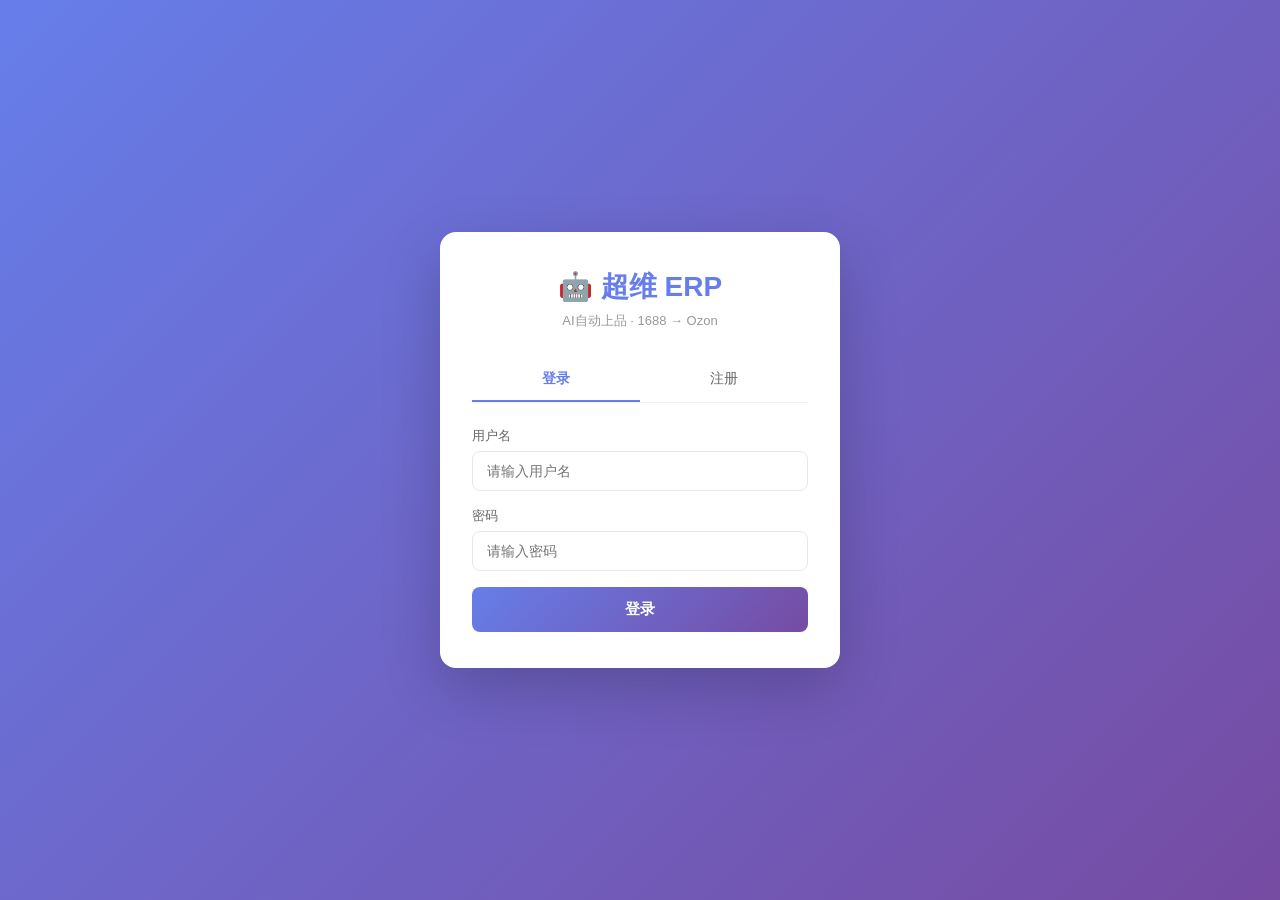
<file: index.html>
<!DOCTYPE html>
<html lang="zh-CN">
<head>
  <meta charset="UTF-8" />
  <meta name="viewport" content="width=device-width, initial-scale=1.0" />
  <title>超维 ERP - AI自动上品管理系统</title>
  <style>
    * { box-sizing: border-box; margin: 0; padding: 0; }
    body { font-family: -apple-system, BlinkMacSystemFont, 'Segoe UI', Arial, sans-serif; background: #f5f7fa; color: #333; }
    .hidden { display: none !important; }
    .login-page { min-height: 100vh; display: flex; align-items: center; justify-content: center; background: linear-gradient(135deg, #667eea, #764ba2); padding: 20px; }
    .login-box { width: 400px; background: #fff; border-radius: 16px; box-shadow: 0 20px 60px rgba(0,0,0,0.2); padding: 36px 32px; }
    .login-box .logo { text-align: center; margin-bottom: 28px; }
    .login-box .logo h1 { font-size: 28px; color: #667eea; margin-bottom: 6px; }
    .login-box .logo p { font-size: 13px; color: #999; }
    .login-tabs { display: flex; border-bottom: 1px solid #f0f0f0; margin-bottom: 24px; }
    .login-tab { flex: 1; text-align: center; padding: 12px; cursor: pointer; font-size: 14px; color: #666; border-bottom: 2px solid transparent; transition: all .2s; }
    .login-tab.active { color: #667eea; font-weight: bold; border-bottom-color: #667eea; }
    .form-group { margin-bottom: 16px; }
    .form-group label { display: block; font-size: 13px; color: #666; margin-bottom: 6px; }
    .form-group input { width: 100%; border: 1.5px solid #e2e8f0; border-radius: 8px; padding: 11px 14px; font-size: 14px; outline: none; transition: border .2s; }
    .form-group input:focus { border-color: #667eea; box-shadow: 0 0 0 3px rgba(102,126,234,.1); }
    .btn { border: none; border-radius: 8px; padding: 11px 16px; cursor: pointer; font-size: 14px; font-weight: bold; transition: all .2s; }
    .btn:disabled { opacity: 0.5; cursor: not-allowed; }
    .btn-primary { background: linear-gradient(135deg, #667eea, #764ba2); color: #fff; }
    .btn-primary:hover:not(:disabled) { opacity: 0.9; }
    .btn-danger { background: #ff4d4f; color: #fff; }
    .btn-default { background: #f0f0f0; color: #333; }
    .btn-full { width: 100%; padding: 13px; font-size: 15px; }
    .btn-sm { padding: 6px 12px; font-size: 12px; }
    .alert { border-radius: 8px; padding: 10px 14px; font-size: 13px; margin-bottom: 12px; }
    .alert-error { background: #fff2f0; color: #ff4d4f; border: 1px solid #ffccc7; }
    .alert-success { background: #f6ffed; color: #52c41a; border: 1px solid #b7eb8f; }
    .alert-info { background: #e6f4ff; color: #1677ff; border: 1px solid #91caff; }
    .alert-warning { background: #fffbe6; color: #faad14; border: 1px solid #ffe58f; }
    .main-layout { display: flex; min-height: 100vh; }
    .sidebar { width: 220px; background: #1a1a2e; color: #fff; display: flex; flex-direction: column; flex-shrink: 0; }
    .sidebar-logo { padding: 20px 16px; border-bottom: 1px solid rgba(255,255,255,.08); }
    .sidebar-logo h1 { font-size: 18px; font-weight: bold; background: linear-gradient(135deg, #a78bfa, #818cf8); -webkit-background-clip: text; -webkit-text-fill-color: transparent; }
    .sidebar-logo p { font-size: 11px; color: rgba(255,255,255,.4); margin-top: 4px; }
    .sidebar-menu { flex: 1; padding: 12px 0; overflow-y: auto; }
    .menu-item { display: flex; align-items: center; gap: 10px; padding: 12px 20px; cursor: pointer; color: rgba(255,255,255,.6); font-size: 14px; transition: all .2s; border-left: 3px solid transparent; }
    .menu-item:hover { background: rgba(255,255,255,.06); color: #fff; }
    .menu-item.active { background: rgba(102,126,234,.2); color: #a78bfa; border-left-color: #a78bfa; }
    .menu-item .icon { font-size: 16px; flex-shrink: 0; }
    .sidebar-user { padding: 16px; border-top: 1px solid rgba(255,255,255,.08); }
    .sidebar-user .name { color: #fff; font-size: 14px; font-weight: bold; margin-bottom: 4px; }
    .sidebar-user .role { font-size: 11px; color: rgba(255,255,255,.4); margin-bottom: 10px; }
    .sidebar-user .logout { font-size: 12px; color: #a78bfa; cursor: pointer; }
    .sidebar-user .logout:hover { color: #fff; }
    .main-content { flex: 1; display: flex; flex-direction: column; overflow: hidden; }
    .page-header { background: #fff; border-bottom: 1px solid #f0f0f0; padding: 16px 24px; display: flex; align-items: center; justify-content: space-between; flex-shrink: 0; }
    .page-header h2 { font-size: 20px; color: #333; }
    .page-body { flex: 1; padding: 24px; overflow-y: auto; }
    .card { background: #fff; border-radius: 12px; padding: 20px; box-shadow: 0 2px 12px rgba(0,0,0,.05); margin-bottom: 16px; }
    .card-title { font-size: 16px; font-weight: bold; margin-bottom: 16px; color: #333; display: flex; align-items: center; gap: 8px; }
    .stats-grid { display: grid; grid-template-columns: repeat(4, 1fr); gap: 16px; margin-bottom: 20px; }
    .stat-card { background: #fff; border-radius: 12px; padding: 20px; box-shadow: 0 2px 12px rgba(0,0,0,.05); }
    .stat-card .label { font-size: 13px; color: #999; margin-bottom: 8px; }
    .stat-card .value { font-size: 32px; font-weight: bold; color: #667eea; }
    .stat-card .sub { font-size: 12px; color: #999; margin-top: 4px; }
    .table-wrap { overflow-x: auto; border-radius: 8px; border: 1px solid #f0f0f0; }
    table { width: 100%; border-collapse: collapse; font-size: 13px; }
    th { background: #fafafa; color: #666; text-align: left; padding: 12px; border-bottom: 1px solid #f0f0f0; white-space: nowrap; font-weight: 600; }
    td { padding: 12px; border-bottom: 1px solid #f5f5f5; white-space: nowrap; }
    tr:last-child td { border-bottom: none; }
    tr:hover td { background: #fafffe; }
    .tag { display: inline-flex; align-items: center; gap: 4px; padding: 3px 10px; border-radius: 20px; font-size: 12px; font-weight: 500; }
    .tag-success { background: #f6ffed; color: #52c41a; border: 1px solid #b7eb8f; }
    .tag-error { background: #fff2f0; color: #ff4d4f; border: 1px solid #ffccc7; }
    .tag-loading { background: #e6f4ff; color: #1677ff; border: 1px solid #91caff; }
    .tag-warning { background: #fffbe6; color: #faad14; border: 1px solid #ffe58f; }
    .tag-admin { background: #fff7e6; color: #fa8c16; border: 1px solid #ffd591; }
    .tag-user { background: #f0f5ff; color: #667eea; border: 1px solid #c7d2fe; }
    .task-card { background: #fff; border: 1px solid #e2e8f0; border-radius: 12px; padding: 16px; margin-bottom: 12px; transition: box-shadow .2s; }
    .task-card:hover { box-shadow: 0 4px 16px rgba(0,0,0,.08); }
    .task-header { display: flex; align-items: flex-start; justify-content: space-between; margin-bottom: 10px; }
    .task-title { font-size: 14px; font-weight: 600; color: #333; line-height: 1.4; flex: 1; margin-right: 12px; }
    .task-steps { display: flex; gap: 4px; margin-top: 8px; flex-wrap: wrap; }
    .task-step { font-size: 11px; padding: 2px 8px; border-radius: 4px; background: #f5f5f5; color: #999; }
    .task-step.done { background: #f6ffed; color: #52c41a; }
    .task-step.active { background: #e6f4ff; color: #1677ff; }
    .task-step.error { background: #fff2f0; color: #ff4d4f; }
    .form-row { display: grid; grid-template-columns: 1fr 1fr; gap: 16px; }
    .form-row-3 { display: grid; grid-template-columns: 1fr 1fr 1fr; gap: 16px; }
    .toolbar { display: flex; gap: 10px; align-items: center; margin-bottom: 16px; flex-wrap: wrap; }
    .empty { text-align: center; padding: 60px 20px; color: #999; }
    .empty .icon { font-size: 48px; margin-bottom: 16px; }
    .empty p { font-size: 14px; }
    .progress-bar { height: 6px; background: #f0f0f0; border-radius: 3px; overflow: hidden; margin-top: 8px; }
    .progress-bar .fill { height: 100%; background: linear-gradient(90deg, #667eea, #764ba2); border-radius: 3px; transition: width .3s; }
    @media (max-width: 900px) {
      .stats-grid { grid-template-columns: repeat(2, 1fr); }
      .form-row { grid-template-columns: 1fr; }
      .form-row-3 { grid-template-columns: 1fr; }
      .sidebar { width: 60px; }
      .sidebar .menu-item span.txt { display: none; }
      .sidebar-logo p, .sidebar-user .name, .sidebar-user .role, .sidebar-user .logout { display: none; }
    }
  </style>
</head>
<body>

<div id="loginPage" class="login-page">
  <div class="login-box">
    <div class="logo">
      <h1>🤖 超维 ERP</h1>
      <p>AI自动上品 · 1688 → Ozon</p>
    </div>
    <div class="login-tabs">
      <div class="login-tab active" onclick="switchTab('login')">登录</div>
      <div class="login-tab" onclick="switchTab('register')">注册</div>
    </div>
    <div id="loginForm">
      <div class="form-group"><label>用户名</label><input type="text" id="loginUser" placeholder="请输入用户名" autocomplete="username" /></div>
      <div class="form-group"><label>密码</label><input type="password" id="loginPass" placeholder="请输入密码" autocomplete="current-password" /></div>
      <div id="loginAlert"></div>
      <button class="btn btn-primary btn-full" onclick="doLogin()">登录</button>
    </div>
    <div id="registerForm" class="hidden">
      <div class="form-group"><label>用户名</label><input type="text" id="regUser" placeholder="请输入用户名" autocomplete="username" /></div>
      <div class="form-group"><label>密码</label><input type="password" id="regPass" placeholder="至少6位" autocomplete="new-password" /></div>
      <div class="form-group"><label>邀请码</label><input type="text" id="regCode" placeholder="没有可不填" /></div>
      <div id="regAlert"></div>
      <button class="btn btn-primary btn-full" onclick="doRegister()">注册</button>
    </div>
  </div>
</div>

<div id="mainLayout" class="main-layout hidden">
  <div class="sidebar">
    <div class="sidebar-logo">
      <h1>超维ERP</h1>
      <p>AI自动上品系统</p>
    </div>
    <div class="sidebar-menu">
      <div class="menu-item active" onclick="switchPage('dashboard')"><span class="icon">📊</span><span class="txt">数据概览</span></div>
      <div class="menu-item" onclick="switchPage('tasks')"><span class="icon">🤖</span><span class="txt">上品任务</span></div>
      <div class="menu-item" onclick="switchPage('history')"><span class="icon">📋</span><span class="txt">上品记录</span></div>
      <div class="menu-item" onclick="switchPage('stores')"><span class="icon">🏪</span><span class="txt">店铺管理</span></div>
      <div class="menu-item" onclick="switchPage('watermark')"><span class="icon">🎨</span><span class="txt">水印配置</span></div>
      <div class="menu-item" onclick="switchPage('imagetools')"><span class="icon">🖼️</span><span class="txt">图片管理</span></div>
      <div class="menu-item hidden" id="adminMenu" onclick="switchPage('admin')"><span class="icon">👥</span><span class="txt">用户管理</span></div>
      <div class="menu-item" onclick="switchPage('autopick')"><span class="icon">🎯</span><span class="txt">自动选品</span></div>
      <div class="menu-item" onclick="switchPage('download')"><span class="icon">📦</span><span class="txt">下载插件</span></div>
    </div>
    <div class="sidebar-user">
      <div class="name" id="sidebarName">-</div>
      <div class="role" id="sidebarRole"></div>
      <div class="logout" onclick="doLogout()">退出登录</div>
    </div>
  </div>
  <div class="main-content">
    <div class="page-header">
      <h2 id="pageTitle">📊 数据概览</h2>
      <div id="pageActions"></div>
    </div>
    <div class="page-body" id="pageBody"></div>
  </div>
</div>

<script>
var API_URL = "https://api.ozonerp.chaowei.online";
var currentToken = localStorage.getItem("erp_token");
var currentUser = null;
var taskPollingTimer = null;

var _pendingBridgeCallbacks = {};
var _bridgeCallbackId = 0;

function sendToExtension(msg, callback) {
  var cbId = "_cb_" + (++_bridgeCallbackId) + "_" + Date.now();
  msg._bridgeCallbackId = cbId;
  if (callback) {
    _pendingBridgeCallbacks[cbId] = callback;
    setTimeout(function() { delete _pendingBridgeCallbacks[cbId]; }, 30000);
  }
  window.postMessage({ source: "erp-web", type: "erp-bridge-call", payload: msg }, "*");
}

window.addEventListener("message", function(e) {
  if (!e.data || e.data.source !== "erp-extension") return;
  if (e.data.type === "erp-bridge-response" && e.data._bridgeCallbackId) {
    var cb = _pendingBridgeCallbacks[e.data._bridgeCallbackId];
    if (cb) {
      delete _pendingBridgeCallbacks[e.data._bridgeCallbackId];
      cb(e.data.result);
    }
    return;
  }
  if (e.data.type === "erp-extension-ready") {
    if (currentToken) {
      window.postMessage({ source: "erp-web", type: "erp-login", token: currentToken, user: currentUser }, "*");
    } else {
      window.postMessage({ source: "erp-web", type: "erp-check-auth" }, "*");
    }
  }
  if (e.data.type === "erp-auth-status" && e.data.loggedIn && e.data.token && !currentToken) {
    currentToken = e.data.token;
    localStorage.setItem("erp_token", currentToken);
    loadUser().then(function() { if (currentUser) showMain(); });
  }
});

function api(path, options) {
  options = options || {};
  var headers = { "Content-Type": "application/json" };
  if (currentToken) headers["Authorization"] = "Bearer " + currentToken;
  return fetch(API_URL + path, {
    method: options.method || "GET",
    headers: headers,
    body: options.body ? JSON.stringify(options.body) : undefined
  }).then(function(r) { return r.json(); });
}

function escapeHtml(s) {
  return String(s || "").replace(/&/g, "&amp;").replace(/</g, "&lt;").replace(/>/g, "&gt;").replace(/"/g, "&quot;");
}

function switchTab(tab) {
  document.querySelectorAll(".login-tab").forEach(function(t, i) {
    t.classList.toggle("active", (tab === "login" && i === 0) || (tab === "register" && i === 1));
  });
  document.getElementById("loginForm").classList.toggle("hidden", tab !== "login");
  document.getElementById("registerForm").classList.toggle("hidden", tab !== "register");
}

function doLogin() {
  var u = document.getElementById("loginUser").value.trim();
  var p = document.getElementById("loginPass").value.trim();
  var a = document.getElementById("loginAlert");
  if (!u || !p) { a.innerHTML = '<div class="alert alert-error">请填写用户名和密码</div>'; return; }
  a.innerHTML = '<div class="alert alert-info">登录中...</div>';
  fetch(API_URL + "/auth/login", {
    method: "POST",
    headers: { "Content-Type": "application/json" },
    body: JSON.stringify({ username: u, password: p })
  }).then(function(r) { return r.json(); }).then(function(d) {
    if (d.code === 0) {
      currentToken = d.data.token;
      localStorage.setItem("erp_token", currentToken);
      try { window.postMessage({ source: "erp-web", type: "erp-login", token: d.data.token, user: d.data.user }, "*"); } catch(e) {}
      loadUser().then(function() { showMain(); });
    } else {
      a.innerHTML = '<div class="alert alert-error">' + escapeHtml(d.msg || "登录失败") + '</div>';
    }
  });
}

function doRegister() {
  var u = document.getElementById("regUser").value.trim();
  var p = document.getElementById("regPass").value.trim();
  var c = document.getElementById("regCode").value.trim();
  var a = document.getElementById("regAlert");
  if (!u || !p) { a.innerHTML = '<div class="alert alert-error">请填写用户名和密码</div>'; return; }
  if (p.length < 6) { a.innerHTML = '<div class="alert alert-error">密码至少6位</div>'; return; }
  a.innerHTML = '<div class="alert alert-info">注册中...</div>';
  fetch(API_URL + "/auth/register", {
    method: "POST",
    headers: { "Content-Type": "application/json" },
    body: JSON.stringify({ username: u, password: p, inviteCode: c })
  }).then(function(r) { return r.json(); }).then(function(d) {
    if (d.code === 0) {
      a.innerHTML = '<div class="alert alert-success">注册成功！</div>';
      setTimeout(function() { switchTab("login"); }, 1000);
    } else {
      a.innerHTML = '<div class="alert alert-error">' + escapeHtml(d.msg || "注册失败") + '</div>';
    }
  });
}

function doLogout() {
  localStorage.removeItem("erp_token");
  currentToken = null;
  currentUser = null;
  try { window.postMessage({ source: "erp-web", type: "erp-logout" }, "*"); } catch(e) {}
  document.getElementById("mainLayout").classList.add("hidden");
  document.getElementById("loginPage").classList.remove("hidden");
  if (taskPollingTimer) { clearInterval(taskPollingTimer); taskPollingTimer = null; }
  if (window._autoPickPollingTimer) { clearInterval(window._autoPickPollingTimer); window._autoPickPollingTimer = null; }
}

function loadUser() {
  return api("/auth/me").then(function(d) {
    if (d.code !== 0) { doLogout(); return; }
    currentUser = d.data;
    document.getElementById("sidebarName").textContent = currentUser.username;
    document.getElementById("sidebarRole").innerHTML = currentUser.role === "admin"
      ? '<span class="tag tag-admin">管理员</span>'
      : '<span class="tag tag-user">用户</span>';
    document.getElementById("adminMenu").classList.toggle("hidden", currentUser.role !== "admin");
  });
}

function showMain() {
  document.getElementById("loginPage").classList.add("hidden");
  document.getElementById("mainLayout").classList.remove("hidden");
  switchPage("dashboard");
}

function switchPage(page) {
  document.querySelectorAll(".menu-item").forEach(function(el) { el.classList.remove("active"); });
  var activeItem = document.querySelector('.menu-item[onclick="switchPage(\'' + page + '\')"]');
  if (activeItem) activeItem.classList.add("active");
  var titles = {
    dashboard: "📊 数据概览", tasks: "🤖 上品任务", history: "📋 上品记录",
    stores: "🏪 店铺管理", watermark: "🎨 水印配置", imagetools: "🖼️ 图片管理",
    admin: "👥 用户管理", download: "📦 下载插件", autopick: "🎯 自动选品"
  };
  document.getElementById("pageTitle").textContent = titles[page] || page;
  document.getElementById("pageActions").innerHTML = "";
  if (taskPollingTimer) { clearInterval(taskPollingTimer); taskPollingTimer = null; }
  if (window._autoPickPollingTimer) { clearInterval(window._autoPickPollingTimer); window._autoPickPollingTimer = null; }
  if (page === "dashboard") renderDashboard();
  else if (page === "tasks") renderTasks();
  else if (page === "history") renderHistory();
  else if (page === "stores") renderStores();
  else if (page === "watermark") renderWatermark();
  else if (page === "imagetools") renderImageTools();
  else if (page === "admin") renderAdmin();
  else if (page === "download") renderDownload();
  else if (page === "autopick") renderAutoPick();
}

function statusTag(status) {
  var map = {
    "completed": '<span class="tag tag-success">✅ 成功</span>',
    "failed": '<span class="tag tag-error">❌ 失败</span>',
    "loading": '<span class="tag tag-loading">⏳ 处理中</span>',
    "error": '<span class="tag tag-error">❌ 错误</span>',
    "done": '<span class="tag tag-success">✅ 完成</span>'
  };
  return map[status] || '<span class="tag tag-warning">⏳ ' + escapeHtml(status || "未知") + '</span>';
}

function renderDashboard() {
  var body = document.getElementById("pageBody");
  body.innerHTML = '<div style="text-align:center;padding:40px;color:#999;">加载中...</div>';
  Promise.all([api("/erp/history"), api("/user/stores")]).then(function(results) {
    var history = results[0].data || [];
    var stores = results[1].data || [];
    var today = new Date().toISOString().slice(0, 10);
    var todayCount = history.filter(function(h) { return (h.createdAt || "").startsWith(today); }).length;
    var successCount = history.filter(function(h) { return h.status === "completed"; }).length;
    var failCount = history.filter(function(h) { return h.status === "failed"; }).length;
    body.innerHTML = '<div class="stats-grid"><div class="stat-card"><div class="label">今日上品</div><div class="value">' + todayCount + '</div><div class="sub">件商品</div></div><div class="stat-card"><div class="label">总上品数</div><div class="value">' + history.length + '</div><div class="sub">成功 ' + successCount + ' 件</div></div><div class="stat-card"><div class="label">失败数量</div><div class="value" style="color:#ff4d4f;">' + failCount + '</div><div class="sub">需要处理</div></div><div class="stat-card"><div class="label">店铺数量</div><div class="value">' + stores.length + '</div><div class="sub">最多15个</div></div></div><div class="card"><div class="card-title">📋 最近上品记录</div>' + (history.length === 0 ? '<div class="empty"><div class="icon">📭</div><p>暂无记录</p></div>' : '<div class="table-wrap"><table><thead><tr><th>商品标题</th><th>店铺</th><th>价格</th><th>状态</th><th>来源</th><th>时间</th></tr></thead><tbody>' + history.slice(0, 8).map(function(i) { return '<tr><td style="max-width:200px;overflow:hidden;text-overflow:ellipsis;">' + escapeHtml(i.title || i.offerId || "-") + '</td><td>' + escapeHtml(i.storeName || "-") + '</td><td>' + (i.price ? "¥" + i.price : "-") + '</td><td>' + statusTag(i.status) + '</td><td>' + (i.source === "1688" ? "🛒 1688" : "📦 其他") + '</td><td>' + (i.createdAt || "").replace("T", " ").slice(0, 16) + '</td></tr>'; }).join("") + '</tbody></table></div>') + '</div><div class="card"><div class="card-title">💡 使用说明</div><div class="alert alert-info" style="line-height:2;">① 安装插件 → ② 打开 1688 商品页 → ③ 点击右侧「🤖 AI上品」按钮<br>→ ④ 选择店铺和价格倍数 → ⑤ 点击开始 → ⑥ 全自动处理（AI翻译+生成图片+上传Ozon）<br>→ ⑦ 在此页面查看进度和结果</div></div>';
  });
}

function renderTasks() {
  var body = document.getElementById("pageBody");
  body.innerHTML = '<div class="card"><div class="card-title">🤖 实时上品任务</div><div class="alert alert-info" style="margin-bottom:16px;">任务每5秒自动刷新，完成后自动停止</div><div class="toolbar"><button class="btn btn-default btn-sm" onclick="renderTasks()">🔄 刷新</button></div><div id="task-list"><div style="text-align:center;padding:30px;color:#999;">⏳ 加载中...</div></div></div>';
  loadTasks();
  if (taskPollingTimer) clearInterval(taskPollingTimer);
  taskPollingTimer = setInterval(loadTasks, 5000);
}

function loadTasks() {
  api("/erp/history").then(function(d) {
    var el = document.getElementById("task-list");
    if (!el) { clearInterval(taskPollingTimer); return; }
    var tasks = (d.data || []).filter(function(t) { return t.source === "1688" || t.taskId; });
    if (tasks.length === 0) {
      el.innerHTML = '<div class="empty"><div class="icon">🤖</div><p>暂无任务<br><span style="font-size:12px;">在1688商品页点击「AI上品」按钮开始</span></p></div>';
      return;
    }
    var stepLabels = { scrape: "抓取数据", weight: "获取重量", ai: "AI处理", image: "生成图片", upload: "上传Ozon", done: "完成" };
    el.innerHTML = tasks.slice(0, 20).map(function(t) {
      var stepsArr = ["scrape", "weight", "ai", "image", "upload", "done"];
      var currentIdx = stepsArr.indexOf(t.step || "done");
      return '<div class="task-card"><div class="task-header"><div class="task-title">' + escapeHtml(t.title || t.offerId || "商品处理中...") + '</div>' + statusTag(t.status) + '</div><div style="font-size:12px;color:#999;margin-bottom:8px;">店铺：' + escapeHtml(t.storeName || "-") + ' · ' + (t.createdAt || "").replace("T", " ").slice(0, 16) + '</div>' + (t.message ? '<div style="font-size:12px;color:#667eea;margin-bottom:8px;">💬 ' + escapeHtml(t.message) + '</div>' : "") + '<div class="task-steps">' + stepsArr.map(function(s, i) { var cls = "task-step"; if (i < currentIdx) cls += " done"; else if (i === currentIdx) cls += (t.status === "error" ? " error" : " active"); return '<span class="' + cls + '">' + (i < currentIdx ? "✅ " : (i === currentIdx ? (t.status === "error" ? "❌ " : "⏳ ") : "⬜ ")) + stepLabels[s] + '</span>'; }).join("") + '</div>' + (t.status === "loading" ? '<div class="progress-bar"><div class="fill" style="width:' + (((currentIdx + 1) / 6) * 100) + '%"></div></div>' : "") + '</div>';
    }).join("");
  });
}

function renderHistory() {
  var body = document.getElementById("pageBody");
  body.innerHTML = '<div style="text-align:center;padding:40px;color:#999;">加载中...</div>';
  api("/erp/history").then(function(d) {
    var history = d.data || [];
    body.innerHTML = '<div class="card"><div class="card-title">📋 上品记录（共' + history.length + '条）</div><div class="toolbar"><button class="btn btn-default btn-sm" onclick="renderHistory()">🔄 刷新</button></div>' + (history.length === 0 ? '<div class="empty"><div class="icon">📭</div><p>暂无记录</p></div>' : '<div class="table-wrap"><table><thead><tr><th>商品标题</th><th>1688 ID</th><th>店铺</th><th>Offer ID</th><th>价格</th><th>图片</th><th>状态</th><th>来源</th><th>时间</th></tr></thead><tbody>' + history.map(function(i) { return '<tr><td style="max-width:180px;overflow:hidden;text-overflow:ellipsis;" title="' + escapeHtml(i.title || "") + '">' + escapeHtml(i.title || "-") + '</td><td>' + escapeHtml(i.sku || "-") + '</td><td>' + escapeHtml(i.storeName || "-") + '</td><td style="font-size:11px;color:#999;">' + escapeHtml(i.offerId || "-") + '</td><td>' + (i.price ? "¥" + i.price : "-") + '</td><td>' + (i.imageUploaded ? "✅" + (i.uploadedCount || "") : (i.status === "completed" ? "✅" : "-")) + '</td><td>' + statusTag(i.status) + '</td><td>' + (i.source === "1688" ? "🛒 1688" : "📦 其他") + '</td><td>' + (i.createdAt || "").replace("T", " ").slice(0, 16) + '</td></tr>'; }).join("") + '</tbody></table></div>') + '</div>';
  });
}

function renderStores() {
  var body = document.getElementById("pageBody");
  body.innerHTML = '<div style="text-align:center;padding:40px;color:#999;">加载中...</div>';
  api("/user/stores").then(function(d) {
    var stores = d.data || [];
    window._storeList = stores;
    body.innerHTML = '<div class="card"><div class="card-title">🏪 店铺管理</div><div class="alert alert-info" style="margin-bottom:16px;font-size:12px;">最多15个店铺。需要 Ozon 卖家后台的 Client ID 和 API Key（Admin类型）。</div>' + (stores.length === 0 ? '<div class="empty"><div class="icon">🏪</div><p>还没有店铺</p></div>' : '<div class="table-wrap"><table><thead><tr><th>店铺名称</th><th>Client ID</th><th>API Key</th><th>添加时间</th><th>操作</th></tr></thead><tbody>' + stores.map(function(s) { return '<tr><td><b>' + escapeHtml(s.name) + '</b></td><td style="font-family:monospace;font-size:12px;">' + escapeHtml(s.clientId) + '</td><td>' + (s.hasApiKey ? '<span class="tag tag-success">✅ 已配置</span>' : '<span class="tag tag-error">❌ 未配置</span>') + '</td><td style="font-size:12px;color:#999;">' + (s.createdAt || "").slice(0, 10) + '</td><td><button class="btn btn-sm btn-default" style="margin-right:4px;" onclick="editStore(\'' + s.id + '\')">✏️ 编辑</button><button class="btn btn-sm btn-danger" onclick="deleteStore(\'' + s.id + '\',\'' + escapeHtml(s.name) + '\')">🗑️</button></td></tr>'; }).join("") + '</tbody></table></div>') + '<div style="margin-top:16px;display:flex;align-items:center;gap:12px;"><button class="btn btn-primary" onclick="editStore(\'\')" ' + (stores.length >= 15 ? "disabled" : "") + '>➕ 添加店铺</button><span style="font-size:12px;color:#999;">' + stores.length + '/15</span></div></div><div id="storeEditArea" class="card hidden"><div class="card-title" id="storeEditTitle">添加店铺</div><input type="hidden" id="storeEditId" /><div class="form-row"><div class="form-group"><label>店铺名称</label><input type="text" id="storeName" placeholder="自定义备注名" /></div><div class="form-group"><label>Client ID</label><input type="text" id="storeClientId" placeholder="Ozon Client ID" /></div></div><div class="form-group"><label>API Key</label><input type="password" id="storeApiKey" placeholder="Ozon API Key（Admin类型）" /></div><div id="storeAlert" style="margin-top:8px;"></div><div style="display:flex;gap:8px;margin-top:16px;"><button class="btn btn-primary" onclick="saveStore()">💾 保存</button><button class="btn btn-default" onclick="document.getElementById(\'storeEditArea\').classList.add(\'hidden\')">取消</button></div></div><div class="card"><div class="card-title">🔒 修改密码</div><div class="form-row"><div class="form-group"><label>原密码</label><input type="password" id="oldPwd" /></div><div class="form-group"><label>新密码</label><input type="password" id="newPwd" placeholder="至少6位" /></div></div><div id="pwdAlert" style="margin-top:8px;"></div><button class="btn btn-default" onclick="changePassword()" style="margin-top:8px;">🔒 修改密码</button></div>';
  });
}

function editStore(id) {
  document.getElementById("storeEditArea").classList.remove("hidden");
  document.getElementById("storeEditId").value = id;
  if (id && window._storeList) {
    var s = window._storeList.find(function(x) { return x.id === id; });
    if (s) {
      document.getElementById("storeEditTitle").textContent = "✏️ 编辑店铺";
      document.getElementById("storeName").value = s.name;
      document.getElementById("storeClientId").value = s.clientId;
      document.getElementById("storeApiKey").value = "";
      document.getElementById("storeApiKey").placeholder = "不修改请留空";
    }
  } else {
    document.getElementById("storeEditTitle").textContent = "➕ 添加店铺";
    document.getElementById("storeName").value = "";
    document.getElementById("storeClientId").value = "";
    document.getElementById("storeApiKey").value = "";
    document.getElementById("storeApiKey").placeholder = "Ozon API Key（Admin类型）";
  }
  document.getElementById("storeAlert").innerHTML = "";
}

function saveStore() {
  var id = document.getElementById("storeEditId").value;
  var name = document.getElementById("storeName").value.trim();
  var clientId = document.getElementById("storeClientId").value.trim();
  var apiKey = document.getElementById("storeApiKey").value.trim();
  var a = document.getElementById("storeAlert");
  if (!name || !clientId) { a.innerHTML = '<div class="alert alert-error">名称和Client ID必填</div>'; return; }
  if (!id && !apiKey) { a.innerHTML = '<div class="alert alert-error">API Key必填</div>'; return; }
  a.innerHTML = '<div class="alert alert-info">保存中...</div>';
  var reqBody = { name: name, clientId: clientId };
  if (id) { reqBody.id = id; reqBody.apiKey = apiKey || "KEEP"; }
  else { reqBody.apiKey = apiKey; }
  api("/user/stores/save", { method: "POST", body: reqBody }).then(function(r) {
    if (r.code === 0) { a.innerHTML = '<div class="alert alert-success">✅ 保存成功</div>'; setTimeout(renderStores, 500); }
    else { a.innerHTML = '<div class="alert alert-error">❌ ' + escapeHtml(r.msg) + '</div>'; }
  });
}

function deleteStore(id, name) {
  if (!confirm("确定删除店铺「" + name + "」？")) return;
  api("/user/stores/delete", { method: "POST", body: { id: id } }).then(function(r) {
    if (r.code === 0) renderStores();
  });
}

function changePassword() {
  var op = document.getElementById("oldPwd").value.trim();
  var np = document.getElementById("newPwd").value.trim();
  var a = document.getElementById("pwdAlert");
  if (!op || !np) { a.innerHTML = '<div class="alert alert-error">请填写密码</div>'; return; }
  if (np.length < 6) { a.innerHTML = '<div class="alert alert-error">新密码至少6位</div>'; return; }
  api("/user/update-password", { method: "POST", body: { oldPassword: op, newPassword: np } }).then(function(d) {
    a.innerHTML = d.code === 0 ? '<div class="alert alert-success">✅ 修改成功</div>' : '<div class="alert alert-error">❌ ' + escapeHtml(d.msg) + '</div>';
  });
}

function renderWatermark() {
  var body = document.getElementById("pageBody");
  body.innerHTML = '<div style="text-align:center;padding:40px;color:#999;">加载中...</div>';
  api("/user/watermark").then(function(d) {
    var wms = (d.data && d.data.watermarks) || [];
    window._wmList = wms;
    body.innerHTML = '<div class="card"><div class="card-title">🎨 水印管理</div><div class="alert alert-info" style="margin-bottom:16px;font-size:12px;">上品时自动给商品图片添加水印。</div>' + (wms.length === 0 ? '<div class="empty"><div class="icon">🎨</div><p>还没有水印</p></div>' : '<div style="display:grid;grid-template-columns:repeat(auto-fill,minmax(220px,1fr));gap:12px;">' + wms.map(function(wm, idx) { return '<div style="background:#f8f9fb;border:1px solid #e2e8f0;border-radius:10px;padding:12px;"><div style="font-weight:bold;color:#667eea;margin-bottom:8px;">' + escapeHtml(wm.name || ("水印" + (idx + 1))) + '</div>' + (wm.imageBase64 ? '<img src="' + wm.imageBase64 + '" style="max-height:40px;border-radius:4px;margin-bottom:8px;" />' : "") + '<div style="font-size:11px;color:#666;">位置: ' + (wm.position || "-") + ' | 大小: ' + (wm.size || 15) + '% | 透明度: ' + (wm.opacity || 60) + '%</div><div style="margin-top:8px;display:flex;gap:6px;"><button class="btn btn-sm btn-default" onclick="editWm(' + idx + ')">✏️</button><button class="btn btn-sm btn-danger" onclick="deleteWm(' + idx + ')">🗑️</button></div></div>'; }).join("") + '</div>') + '<div style="margin-top:16px;"><button class="btn btn-primary" onclick="editWm(-1)">➕ 添加水印</button></div></div><div id="wmEditArea" class="card hidden"><div class="card-title" id="wmEditTitle">添加水印</div><input type="hidden" id="wmEditIdx" value="-1" /><div class="form-row"><div class="form-group"><label>名称</label><input type="text" id="wmName" /></div><div class="form-group"><label>位置</label><select id="wmPosition" style="width:100%;padding:10px 12px;border:1.5px solid #e2e8f0;border-radius:8px;font-size:14px;outline:none;"><option value="bottom-right">右下角</option><option value="bottom-left">左下角</option><option value="top-right">右上角</option><option value="top-left">左上角</option><option value="center">居中</option></select></div></div><div class="form-group"><label>图片（PNG/JPG）</label><input type="file" id="wmFile" accept="image/*" /></div><div id="wmPreview" style="display:none;margin:8px 0;"><img id="wmPreviewImg" style="max-height:60px;border-radius:4px;" /></div><div class="form-row-3"><div class="form-group"><label>大小: <span id="wmSizeV">15</span>%</label><input type="range" id="wmSize" min="5" max="50" value="15" oninput="document.getElementById(\'wmSizeV\').textContent=this.value" style="width:100%;" /></div><div class="form-group"><label>透明度: <span id="wmOpacityV">60</span>%</label><input type="range" id="wmOpacity" min="10" max="100" value="60" oninput="document.getElementById(\'wmOpacityV\').textContent=this.value" style="width:100%;" /></div><div class="form-group"><label>边距: <span id="wmPaddingV">2</span>%</label><input type="range" id="wmPadding" min="0" max="15" value="2" oninput="document.getElementById(\'wmPaddingV\').textContent=this.value" style="width:100%;" /></div></div><div id="wmAlert" style="margin-top:8px;"></div><div style="display:flex;gap:8px;margin-top:16px;"><button class="btn btn-primary" onclick="saveWm()">💾 保存</button><button class="btn btn-default" onclick="document.getElementById(\'wmEditArea\').classList.add(\'hidden\')">取消</button></div></div>';
    var wmFileEl = document.getElementById("wmFile");
    if (wmFileEl) {
      wmFileEl.addEventListener("change", function(e) {
        var file = e.target.files[0];
        if (!file) return;
        var reader = new FileReader();
        reader.onload = function(ev) {
          document.getElementById("wmPreview").style.display = "block";
          document.getElementById("wmPreviewImg").src = ev.target.result;
        };
        reader.readAsDataURL(file);
      });
    }
  });
}

function editWm(idx) {
  document.getElementById("wmEditArea").classList.remove("hidden");
  document.getElementById("wmEditIdx").value = idx;
  if (idx >= 0 && window._wmList && window._wmList[idx]) {
    var wm = window._wmList[idx];
    document.getElementById("wmEditTitle").textContent = "✏️ 编辑水印";
    document.getElementById("wmName").value = wm.name || "";
    document.getElementById("wmPosition").value = wm.position || "bottom-right";
    document.getElementById("wmSize").value = wm.size || 15;
    document.getElementById("wmSizeV").textContent = wm.size || 15;
    document.getElementById("wmOpacity").value = wm.opacity || 60;
    document.getElementById("wmOpacityV").textContent = wm.opacity || 60;
    var pd = (wm.padding !== undefined && wm.padding !== null) ? wm.padding : 2;
    document.getElementById("wmPadding").value = pd;
    document.getElementById("wmPaddingV").textContent = pd;
    if (wm.imageBase64) {
      document.getElementById("wmPreview").style.display = "block";
      document.getElementById("wmPreviewImg").src = wm.imageBase64;
    }
  } else {
    document.getElementById("wmEditTitle").textContent = "➕ 添加水印";
    document.getElementById("wmName").value = "";
    document.getElementById("wmPreview").style.display = "none";
  }
  document.getElementById("wmAlert").innerHTML = "";
}

function deleteWm(idx) {
  if (!confirm("确定删除？")) return;
  var wms = window._wmList || [];
  wms.splice(idx, 1);
  api("/user/update-watermark", { method: "POST", body: { watermarks: wms } }).then(function(r) {
    if (r.code === 0) renderWatermark();
  });
}

function saveWm() {
  var idx = parseInt(document.getElementById("wmEditIdx").value);
  var name = document.getElementById("wmName").value.trim();
  var position = document.getElementById("wmPosition").value;
  var size = parseInt(document.getElementById("wmSize").value);
  var opacity = parseInt(document.getElementById("wmOpacity").value);
  var padding = parseInt(document.getElementById("wmPadding").value);
  var a = document.getElementById("wmAlert");
  if (!name) { a.innerHTML = '<div class="alert alert-error">请填写名称</div>'; return; }
  a.innerHTML = '<div class="alert alert-info">保存中...</div>';
  var pi = document.getElementById("wmPreviewImg");
  var file = document.getElementById("wmFile").files[0];
  function doSave(img) {
    var wms = window._wmList || [];
    var item = {
      id: (idx >= 0 && wms[idx]) ? wms[idx].id : Date.now().toString(36),
      name: name, imageBase64: img, position: position,
      size: size, opacity: opacity, padding: padding
    };
    if (idx >= 0 && wms[idx]) wms[idx] = item;
    else wms.push(item);
    api("/user/update-watermark", { method: "POST", body: { watermarks: wms } }).then(function(r) {
      if (r.code === 0) { a.innerHTML = '<div class="alert alert-success">✅ 保存成功</div>'; setTimeout(renderWatermark, 500); }
      else { a.innerHTML = '<div class="alert alert-error">❌ ' + escapeHtml(r.msg) + '</div>'; }
    });
  }
  if (file) {
    var reader = new FileReader();
    reader.onload = function(e) { doSave(e.target.result); };
    reader.readAsDataURL(file);
  } else if (pi && pi.src && pi.src.startsWith("data:")) {
    doSave(pi.src);
  } else if (idx >= 0 && window._wmList[idx] && window._wmList[idx].imageBase64) {
    doSave(window._wmList[idx].imageBase64);
  } else {
    a.innerHTML = '<div class="alert alert-error">请上传图片</div>';
  }
}

function renderImageTools() {
  document.getElementById("pageBody").innerHTML = '<div class="card"><div class="card-title">🖼️ AI图片管理</div><div class="alert alert-info" style="margin-bottom:20px;">智能图片处理工具，帮你生成Ozon爆款商品图。</div><div style="display:grid;grid-template-columns:repeat(3,1fr);gap:16px;margin-bottom:20px;"><div style="background:#f5f3ff;border:2px solid #a78bfa;border-radius:16px;padding:24px;text-align:center;"><div style="font-size:40px;margin-bottom:12px;">🖼️</div><div style="font-size:16px;font-weight:bold;color:#667eea;margin-bottom:8px;">AI爆款图生成</div><div style="font-size:12px;color:#666;line-height:1.6;">上传商品图或输入链接<br>AI自动生成Ozon爆款主图</div><div style="margin-top:12px;"><span class="tag tag-warning">🔧 开发中</span></div></div><div style="background:#f0fdf4;border:2px solid #86efac;border-radius:16px;padding:24px;text-align:center;"><div style="font-size:40px;margin-bottom:12px;">✨</div><div style="font-size:16px;font-weight:bold;color:#16a34a;margin-bottom:8px;">图片去水印</div><div style="font-size:12px;color:#666;line-height:1.6;">AI智能去除图片水印<br>保留商品主体内容</div><div style="margin-top:12px;"><span class="tag tag-warning">🔧 开发中</span></div></div><div style="background:#eff6ff;border:2px solid #93c5fd;border-radius:16px;padding:24px;text-align:center;"><div style="font-size:40px;margin-bottom:12px;">🔄</div><div style="font-size:16px;font-weight:bold;color:#2563eb;margin-bottom:8px;">批量图片处理</div><div style="font-size:12px;color:#666;line-height:1.6;">自动识别主图副图详情图<br>一键替换为AI爆款图</div><div style="margin-top:12px;"><span class="tag tag-warning">🔧 开发中</span></div></div></div><div class="card" style="background:#f8f9fb;"><div class="card-title" style="font-size:14px;">📋 计划功能</div><div style="line-height:2.4;font-size:14px;color:#555;"><div>① 输入1688商品链接 → 自动抓取所有图片</div><div>② AI识别每张图的类型（主图/副图/详情图/广告图）</div><div>③ 对每张图生成AI爆款替代图</div><div>④ 预览对比（原图 vs AI图）</div><div>⑤ 选择要替换的图片，一键应用</div><div>⑥ 支持去水印、背景替换、风格转换</div></div></div></div>';
}

function renderAdmin() {
  if (!currentUser || currentUser.role !== "admin") {
    document.getElementById("pageBody").innerHTML = '<div class="alert alert-error">无权限</div>';
    return;
  }
  var body = document.getElementById("pageBody");
  body.innerHTML = '<div style="text-align:center;padding:40px;color:#999;">加载中...</div>';
  api("/user/list").then(function(d) {
    var users = d.data || [];
    body.innerHTML = '<div class="card"><div class="card-title">👥 用户管理</div><div class="card" style="background:#f8f9fb;margin-bottom:16px;"><div class="card-title" style="font-size:14px;">🔑 邀请码设置</div><div style="display:flex;gap:10px;align-items:flex-end;"><div class="form-group" style="flex:1;margin:0;"><label>邀请码（留空不限制）</label><input type="text" id="inviteCode" placeholder="不填则允许任何人注册" /></div><button class="btn btn-default" onclick="setInviteCode()">保存</button></div><div id="inviteAlert" style="margin-top:8px;"></div></div><div class="table-wrap"><table><thead><tr><th>用户名</th><th>角色</th><th>店铺数</th><th>注册时间</th><th>操作</th></tr></thead><tbody>' + users.map(function(u) { return '<tr><td><b>' + escapeHtml(u.username) + '</b></td><td>' + (u.role === "admin" ? '<span class="tag tag-admin">管理员</span>' : '<span class="tag tag-user">用户</span>') + '</td><td>' + (u.storeCount || 0) + '</td><td style="font-size:12px;color:#999;">' + (u.createdAt || "").slice(0, 10) + '</td><td>' + (u.id === currentUser.id ? '<span style="font-size:12px;color:#999;">当前用户</span>' : '<button class="btn btn-sm btn-default" style="margin-right:4px;" onclick="setRole(\'' + u.id + '\',\'' + (u.role === "admin" ? "user" : "admin") + '\')">' + (u.role === "admin" ? "降为用户" : "升为管理员") + '</button><button class="btn btn-sm btn-danger" onclick="deleteUser(\'' + u.id + '\',\'' + escapeHtml(u.username) + '\')">删除</button>') + '</td></tr>'; }).join("") + '</tbody></table></div></div>';
  });
}

function setInviteCode() {
  var c = document.getElementById("inviteCode").value.trim();
  api("/admin/set-invite-code", { method: "POST", body: { inviteCode: c } }).then(function(d) {
    document.getElementById("inviteAlert").innerHTML = d.code === 0 ? '<div class="alert alert-success">✅ 设置成功</div>' : '<div class="alert alert-error">❌ ' + escapeHtml(d.msg) + '</div>';
  });
}

function setRole(id, role) {
  if (!confirm("确定修改角色？")) return;
  api("/user/set-role", { method: "POST", body: { userId: id, role: role } }).then(function(d) {
    if (d.code === 0) renderAdmin();
  });
}

function deleteUser(id, name) {
  if (!confirm("确定删除用户「" + name + "」？")) return;
  api("/user/delete", { method: "POST", body: { userId: id } }).then(function(d) {
    if (d.code === 0) renderAdmin();
  });
}

function renderDownload() {
  document.getElementById("pageBody").innerHTML = '<div class="card"><div class="card-title">📦 下载插件</div><div class="alert alert-info" style="margin-bottom:20px;">安装Chrome插件后，在1688商品页直接一键AI上品到Ozon。</div><div style="background:linear-gradient(135deg,#f5f3ff,#ede9fe);border:2px solid #a78bfa;border-radius:16px;padding:32px;text-align:center;margin-bottom:20px;"><div style="font-size:56px;margin-bottom:16px;">🤖</div><div style="font-size:22px;font-weight:bold;color:#667eea;margin-bottom:8px;">超维 ERP 插件</div><div style="font-size:14px;color:#666;margin-bottom:24px;">AI自动上品 · 1688 → Ozon</div><button class="btn btn-primary" style="padding:14px 48px;font-size:16px;" onclick="window.location.href=\'' + API_URL + '/erp/download-plugin\'">⬇️ 下载插件</button></div><div class="card" style="background:#f8f9fb;"><div class="card-title" style="font-size:14px;">📋 安装步骤</div><div style="line-height:2.4;font-size:14px;color:#555;"><div>① 下载 <b>超维erp.zip</b> 文件</div><div>② 解压到任意文件夹</div><div>③ 打开 Chrome 浏览器，地址栏输入 <code style="background:#f0f0f0;padding:2px 6px;border-radius:4px;">chrome://extensions</code></div><div>④ 开启右上角 <b>开发者模式</b></div><div>⑤ 点击 <b>加载已解压的扩展程序</b>，选择解压后的文件夹</div><div>⑥ 安装完成 🎉</div></div></div><div class="card" style="background:#f8f9fb;"><div class="card-title" style="font-size:14px;">🚀 使用方法</div><div style="line-height:2.4;font-size:14px;color:#555;"><div>① 在此后台配置好 <b>Ozon 店铺</b>（Client ID + API Key）</div><div>② 打开 1688 任意商品页面</div><div>③ 点击页面右侧悬浮的 <b>「🤖 AI上品」</b> 按钮</div><div>④ 设置价格倍数，选择店铺，点击 <b>开始 AI 上品</b></div><div>⑤ 全自动处理：获取重量 → AI翻译 → 生成爆款图 → 上传Ozon</div><div>⑥ 在后台 <b>上品任务</b> 页面查看实时进度</div></div></div></div>';
}

var ozonCategoriesTree = {};
var ozonCategoriesFlatList = [];

async function loadOzonCategoriesFromGithub() {
  if (ozonCategoriesFlatList.length > 0) return;
  var container = document.getElementById("ap-cat-tree-container");
  if (!container) return;
  container.innerHTML = '<div style="color:#667eea;font-size:12px;padding:10px;">⏳ 正在加载类目树...</div>';
  
  var urls = [
    "https://cdn.jsdelivr.net/gh/qq155630/leimu@main/ozon_%E7%9C%9F%E5%AE%9E%E4%BD%A3%E9%87%91_%E5%AE%8C%E6%95%B4%E7%89%88%20-%20%E5%89%AF%E6%9C%AC.TSV",
    "https://raw.githubusercontent.com/qq155630/leimu/main/ozon_%E7%9C%9F%E5%AE%9E%E4%BD%A3%E9%87%91_%E5%AE%8C%E6%95%B4%E7%89%88%20-%20%E5%89%AF%E6%9C%AC.TSV"
  ];
  
  var text = null;
  
  for (var i = 0; i < urls.length; i++) {
    try {
      console.log("🔄 加载链接 " + (i + 1));
      var res = await fetch(urls[i]);
      if (!res.ok) continue;
      
      var buffer = await res.arrayBuffer();
      console.log("✅ 文件大小:", buffer.byteLength);
      
      // 尝试多种编码
      var decoders = ["utf-8", "gbk", "gb2312", "big5"];
      var validText = null;
      
      for (var d = 0; d < decoders.length; d++) {
        try {
          var decoder = new TextDecoder(decoders[d], { fatal: false });
          var decoded = decoder.decode(buffer);
          var sample = decoded.substring(0, 200);
          var chineseCount = (sample.match(/[\u4e00-\u9fa5]/g) || []).length;
          
          if (chineseCount > 5) {
            console.log("✅ 使用编码:", decoders[d]);
            validText = decoded;
            break;
          }
        } catch(e) {}
      }
      
      if (validText) {
        text = validText;
        break;
      }
    } catch(e) {
      console.warn("链接失败:", e.message);
    }
  }
  
  if (!text) {
    container.innerHTML = '<div style="color:red;">❌ 加载失败</div>';
    return;
  }
  
  // 自动检测分隔符
  var firstLine = text.split(/\r?\n/)[0];
  var separator = "\t";
  if (firstLine.indexOf("\t") === -1 && firstLine.indexOf(",") > 0) {
    separator = ",";
  }
  
  var lines = text.split(/\r?\n/).filter(Boolean);
  lines.shift(); // 跳过表头
  
  var tree = {};
  var flatList = [];
  var skipCount = 0;
  
  for (var i = 0; i < lines.length; i++) {
    var line = lines[i];
    var cols = line.split(separator);
    
    if (cols.length < 5) {
      skipCount++;
      continue;
    }
    
    var c1 = (cols[0] || "").trim();
    var c2 = (cols[1] || "").trim();
    var c3 = (cols[2] || "").trim();
    var catId = (cols[3] || "").trim();
    var typeId = (cols[4] || "").trim();
    
    // ⭐ 严格的数据验证
    // 跳过空的或异常的类目名
    if (!c1 || c1.length < 1 || c1.length > 50) { skipCount++; continue; }
    if (c1 === '"' || c1 === "''" || c1 === "-") { skipCount++; continue; }
    if (!c2 || c2.length > 50) { skipCount++; continue; }
    
    // 跳过 ID 异常的
    if (!catId || !typeId) { skipCount++; continue; }
    if (catId.length < 3 || typeId.length < 3) { skipCount++; continue; }
    if (!/^\d+$/.test(catId) || !/^\d+$/.test(typeId)) { skipCount++; continue; }
    
    // 名称检查
    var name = c3 || c2;
    if (!name || name.length < 1 || name.length > 100) { skipCount++; continue; }
    
    if (!tree[c1]) tree[c1] = {};
    if (!tree[c1][c2]) tree[c1][c2] = [];
    
    tree[c1][c2].push({ name: name, c1: c1, c2: c2, c3: c3, categoryId: catId, typeId: typeId });
    flatList.push({ name: name, c1: c1, c2: c2, c3: c3, categoryId: catId, typeId: typeId });
  }
  
  console.log("📊 有效条数:", flatList.length, "跳过:", skipCount);
  
  if (flatList.length === 0) {
    container.innerHTML = '<div style="color:red;">❌ 解析失败</div>';
    return;
  }
  
  ozonCategoriesTree = tree;
  ozonCategoriesFlatList = flatList;
  console.log("✅ 成功加载", flatList.length, "个类目");
  renderCategoryTreeUI();
}

function renderCategoryTreeUI() {
  var container = document.getElementById("ap-cat-tree-container");
  if (!container) return;
  var html = '<div style="max-height:320px;overflow-y:auto;border:1px solid #e2e8f0;border-radius:8px;padding:10px;background:#fafafa;">';
  for (var c1 in ozonCategoriesTree) {
    html += '<details style="margin-bottom:4px;"><summary style="cursor:pointer;font-weight:bold;font-size:13px;color:#333;padding:4px 0;outline:none;">📁 ' + escapeHtml(c1) + '</summary><div style="padding-left:14px;margin-top:4px;">';
    for (var c2 in ozonCategoriesTree[c1]) {
      html += '<details style="margin-bottom:3px;"><summary style="cursor:pointer;font-weight:600;font-size:12px;color:#555;padding:3px 0;outline:none;">📂 ' + escapeHtml(c2) + '</summary><div style="padding-left:14px;margin-top:2px;">';
      ozonCategoriesTree[c1][c2].forEach(function(item) {
        var val = item.name + "|" + item.categoryId + "|" + item.typeId;
        html += '<label style="display:block;font-size:12px;color:#444;margin-bottom:3px;cursor:pointer;padding:2px 0;"><input type="checkbox" class="ap-cat-leaf" value="' + escapeHtml(val) + '" style="margin-right:6px;">' + escapeHtml(item.name) + '</label>';
      });
      html += '</div></details>';
    }
    html += '</div></details>';
  }
  html += '</div><div style="font-size:11px;color:#999;margin-top:6px;">勾选你要上品的三级类目</div><div style="margin-top:8px;display:flex;gap:8px;"><button onclick="selectAllCats(true)" class="btn btn-default btn-sm">全选</button><button onclick="selectAllCats(false)" class="btn btn-default btn-sm">全不选</button><span id="ap-cat-count" style="font-size:12px;color:#667eea;line-height:28px;"></span></div>';
  container.innerHTML = html;
  container.addEventListener("change", function() { updateCatCount(); });
  updateCatCount();
}

function updateCatCount() {
  var el = document.getElementById("ap-cat-count");
  if (!el) return;
  el.textContent = "已选 " + document.querySelectorAll(".ap-cat-leaf:checked").length + " / 共 " + document.querySelectorAll(".ap-cat-leaf").length + " 个类目";
}

function selectAllCats(isAll) {
  document.querySelectorAll(".ap-cat-leaf").forEach(function(cb) { cb.checked = isAll; });
  updateCatCount();
}

function renderAutoPick() {
  var body = document.getElementById("pageBody");
  var ss = "width:100%;padding:8px 10px;border:1.5px solid #e2e8f0;border-radius:8px;font-size:13px;outline:none;box-sizing:border-box;";
  body.innerHTML = '<div class="card"><div class="card-title">🎯 自动选品 · 全自动上品</div><div id="login-check-block" style="background:#fff;border:1px solid #e2e8f0;border-radius:10px;padding:14px;margin-bottom:12px;"><div style="display:flex;align-items:center;justify-content:space-between;margin-bottom:8px;"><div style="font-size:13px;font-weight:700;color:#555;">🔐 1688 登录状态</div><button onclick="check1688Login()" class="btn btn-default btn-sm" id="check-login-btn">🔍 检测</button></div><div id="login-check-result" style="font-size:12px;color:#999;" data-status="unknown">点击「检测」按钮确认1688是否已登录</div><div style="font-size:11px;color:#aaa;margin-top:6px;line-height:1.6;">自动上品需要浏览器已登录1688，才能自动联系商家询问包装重量。</div></div><div class="alert alert-info" style="font-size:12px;line-height:1.8;margin-bottom:16px;">勾选Ozon类目 → 设置价格范围 → 点开始 → 插件自动去1688搜索 → 计算价格 → 上架到Ozon。<br>💡 重量：页面有包装重量就直接用，没有就用你设置的默认值。</div><div style="background:#fff;border:1px solid #e2e8f0;border-radius:10px;padding:16px;margin-bottom:12px;"><div style="font-size:13px;font-weight:700;color:#555;margin-bottom:10px;">📦 选品类目</div><div id="ap-cat-tree-container"><div style="color:#999;font-size:12px;">⏳ 加载类目树...</div></div></div><div style="background:#fff;border:1px solid #e2e8f0;border-radius:10px;padding:16px;margin-bottom:12px;"><div style="font-size:13px;font-weight:700;color:#555;margin-bottom:10px;">🔍 选品条件</div><div class="form-row"><div class="form-group"><label>1688进价 最低（元）</label><input type="number" id="ap-min-price" placeholder="不限" style="' + ss + '" oninput="updatePricePreviewAP()"></div><div class="form-group"><label>1688进价 最高（元）</label><input type="number" id="ap-max-price" placeholder="不限" style="' + ss + '" oninput="updatePricePreviewAP()"></div></div><div class="form-group"><label>每个类目最多上品数量</label><input type="number" id="ap-max-count" value="5" min="1" max="30" style="width:120px;padding:8px 10px;border:1.5px solid #e2e8f0;border-radius:8px;font-size:13px;outline:none;"></div></div><div style="background:#fff;border:1px solid #e2e8f0;border-radius:10px;padding:16px;margin-bottom:12px;"><div style="font-size:13px;font-weight:700;color:#555;margin-bottom:10px;">💰 定价设置</div><div class="form-row" style="margin-bottom:10px;"><div class="form-group"><label>目标利润率（% 最低15）</label><input type="number" id="ap-profit-rate" value="30" min="15" style="' + ss + '" oninput="updatePricePreviewAP()"></div><div class="form-group"><label>CNY → RUB 汇率</label><input type="number" id="ap-exchange-rate" value="13" step="0.1" style="' + ss + '" oninput="updatePricePreviewAP()"></div></div><div class="form-row" style="margin-bottom:10px;"><div class="form-group"><label>头程物流方式</label><select id="ap-shipping-type" style="' + ss + '" onchange="updatePricePreviewAP()"><option value="air">空运（35元/kg，7-15天）</option><option value="land">陆运（20元/kg，15-25天）</option><option value="air_land">陆空联运</option><option value="sea">海运（15元/kg，30-45天）</option></select></div><div class="form-group"><label>默认包装重量（kg）</label><input type="number" id="ap-default-weight" value="0.5" min="0.1" step="0.1" style="' + ss + '" oninput="updatePricePreviewAP()"></div></div><div id="ap-price-preview" style="background:#f0f5ff;border:1px solid #c7d2fe;border-radius:8px;padding:12px;font-size:12px;line-height:2;display:none;"></div><div style="font-size:11px;color:#888;margin-top:8px;">佣金：<b>17%</b> | Ozon物流：<b>8%</b> | 尾程收单：<b>5%</b> | 提现：<b>1.2%</b> | 贴单费：<b>¥2</b> | 价格：<b>向上取整</b></div></div><div style="background:#fff;border:1px solid #e2e8f0;border-radius:10px;padding:16px;margin-bottom:12px;"><div style="font-size:13px;font-weight:700;color:#555;margin-bottom:10px;">🏪 上传到哪些店铺</div><div id="ap-store-list"><span style="color:#999;font-size:12px;">⏳ 加载中...</span></div></div><div style="background:#fff;border:1px solid #e2e8f0;border-radius:10px;padding:16px;margin-bottom:16px;"><div style="font-size:13px;font-weight:700;color:#555;margin-bottom:10px;">🤖 AI 设置</div><div class="form-row"><div class="form-group"><label>商品风格提示（可选）</label><input type="text" id="ap-style-hint" placeholder="例如：时尚女性、北欧简约、家居实用" style="' + ss + '"></div><div class="form-group" style="display:flex;align-items:center;gap:8px;padding-top:22px;"><input type="checkbox" id="ap-gen-dalle" checked style="width:16px;height:16px;"><label for="ap-gen-dalle" style="font-size:13px;cursor:pointer;">DALL-E 3 生成爆款主图</label></div></div></div><div id="ap-alert" style="margin-bottom:12px;"></div><div style="display:flex;gap:12px;"><button class="btn btn-primary" style="flex:1;padding:14px;font-size:15px;" onclick="startAutoPick()">🚀 开始自动选品上品</button><button class="btn btn-danger" style="padding:14px 20px;" onclick="stopAutoPick()">⏹ 停止</button></div></div><div class="card" id="ap-status-card" style="display:none;"><div class="card-title">📊 实时进度</div><div style="display:grid;grid-template-columns:repeat(3,1fr);gap:12px;margin-bottom:16px;"><div class="stat-card"><div class="label">已处理</div><div class="value" id="ap-processed" style="font-size:28px;">0</div></div><div class="stat-card"><div class="label">✅ 成功</div><div class="value" id="ap-success" style="font-size:28px;color:#52c41a;">0</div></div><div class="stat-card"><div class="label">❌ 失败</div><div class="value" id="ap-failed" style="font-size:28px;color:#ff4d4f;">0</div></div></div><div style="font-size:13px;color:#667eea;font-weight:600;margin-bottom:10px;" id="ap-current">等待开始...</div><div style="background:#f8f9fb;border-radius:8px;padding:12px;max-height:250px;overflow-y:auto;" id="ap-log"><div style="color:#999;font-size:12px;text-align:center;">暂无日志</div></div></div>';
  api("/user/stores").then(function(d) {
    var el = document.getElementById("ap-store-list");
    if (!el) return;
    var stores = d.data || [];
    if (!stores.length) { el.innerHTML = '<span style="color:#ff4d4f;font-size:12px;">暂无店铺，请先去「店铺管理」配置</span>'; return; }
    el.innerHTML = stores.map(function(s) {
      return '<label style="display:inline-flex;align-items:center;gap:6px;margin-right:16px;margin-bottom:6px;font-size:13px;cursor:pointer;"><input type="checkbox" class="ap-store-cb" value="' + s.id + '" checked>' + escapeHtml(s.name) + '</label>';
    }).join("");
  });
  loadOzonCategoriesFromGithub();
  refreshAutoPickStatus();
  window._autoPickPollingTimer = setInterval(refreshAutoPickStatus, 3000);
  setTimeout(updatePricePreviewAP, 600);
  setTimeout(check1688Login, 1500);
}

function check1688Login() {
  var btn = document.getElementById("check-login-btn");
  var resultEl = document.getElementById("login-check-result");
  if (!resultEl) return;
  if (btn) { btn.disabled = true; btn.textContent = "⏳ 检测中..."; }
  resultEl.innerHTML = '<span style="color:#667eea;">⏳ 正在检测，请稍候...</span>';
  resultEl.dataset.status = "checking";
  sendToExtension({ action: "check1688Login" }, function(res) {
    if (btn) { btn.disabled = false; btn.textContent = "🔍 重新检测"; }
    if (!res || !res.success) {
      resultEl.innerHTML = '<span style="color:#ff4d4f;">❌ 检测失败：插件未响应</span>';
      resultEl.dataset.status = "unknown";
      return;
    }
    if (res.loggedIn) {
      resultEl.innerHTML = '<div style="display:flex;align-items:center;gap:8px;"><span style="font-size:18px;">✅</span><div><div style="color:#52c41a;font-weight:700;font-size:13px;">1688 已登录</div><div style="color:#999;font-size:11px;">' + escapeHtml(res.reason || "") + '，可以正常自动上品</div></div></div>';
      resultEl.dataset.status = "logged";
    } else {
      resultEl.innerHTML = '<div style="display:flex;align-items:center;gap:8px;"><span style="font-size:18px;">❌</span><div><div style="color:#ff4d4f;font-weight:700;font-size:13px;">1688 未登录</div><div style="color:#999;font-size:11px;">' + escapeHtml(res.reason || "") + '</div><div style="margin-top:6px;"><a href="https://www.1688.com" target="_blank" onclick="setTimeout(function(){check1688Login();},8000)" style="display:inline-block;padding:5px 12px;background:#ff6a00;color:#fff;border-radius:6px;font-size:12px;text-decoration:none;font-weight:600;">🔑 去登录1688</a><span style="font-size:11px;color:#aaa;margin-left:8px;">登录后8秒自动重新检测</span></div></div></div>';
      resultEl.dataset.status = "not_logged";
    }
  });
}

function updatePricePreviewAP() {
  var minPrice = parseFloat((document.getElementById("ap-min-price") || {}).value) || 0;
  var maxPrice = parseFloat((document.getElementById("ap-max-price") || {}).value) || 0;
  var profitRate = parseFloat((document.getElementById("ap-profit-rate") || {}).value) / 100 || 0.30;
  if (profitRate < 0.15) profitRate = 0.15;
  var exchangeRate = parseFloat((document.getElementById("ap-exchange-rate") || {}).value) || 13;
  var shippingType = (document.getElementById("ap-shipping-type") || {}).value || "air";
  var defaultWeight = parseFloat((document.getElementById("ap-default-weight") || {}).value) || 0.5;
  var previewEl = document.getElementById("ap-price-preview");
  if (!previewEl) return;
  if (!minPrice && !maxPrice) { previewEl.style.display = "none"; return; }
  var shippingCostPerKg = shippingType === "sea" ? 15 : (shippingType === "land" ? 20 : 35);
  var shippingCost = defaultWeight * shippingCostPerKg;
  var labelFee = 2;
  var divisor = 1 - 0.17 - 0.08 - 0.05 - 0.012 - profitRate;
  function calcPrice(costCny) {
    if (!costCny || divisor <= 0) return 0;
    return Math.ceil((costCny + shippingCost + labelFee) * exchangeRate / divisor);
  }
  var lines = [];
  lines.push("按默认重量 " + defaultWeight + "kg 计算，头程运费约 ¥" + shippingCost.toFixed(1) + "/件，贴单费 ¥" + labelFee);
  if (minPrice > 0) { var p1 = calcPrice(minPrice); lines.push("进价 ¥" + minPrice + " → 上架约 <b>" + p1 + " RUB</b> (≈¥" + Math.ceil(p1 / exchangeRate) + ")"); }
  if (maxPrice > 0) { var p2 = calcPrice(maxPrice); lines.push("进价 ¥" + maxPrice + " → 上架约 <b>" + p2 + " RUB</b> (≈¥" + Math.ceil(p2 / exchangeRate) + ")"); }
  lines.push("佣金17% + 物流8% + 尾程5% + 提现1.2% + 贴单¥2 + 利润" + (profitRate * 100).toFixed(0) + "%");
  previewEl.style.display = "block";
  previewEl.innerHTML = lines.join("<br>");
}

function refreshAutoPickStatus() {
  sendToExtension({ action: "getAutoPickStatus" }, function(res) {
    if (!res || !res.success) return;
    var s = res.status || {};
    var card = document.getElementById("ap-status-card");
    if (card) card.style.display = "block";
    var pe = document.getElementById("ap-processed"); if (pe) pe.textContent = s.processed || 0;
    var se = document.getElementById("ap-success"); if (se) se.textContent = s.success || 0;
    var fe = document.getElementById("ap-failed"); if (fe) fe.textContent = s.failed || 0;
    var ce = document.getElementById("ap-current");
    if (ce) {
      if (s.running) {
        var catInfo = s.totalCategories ? (" [" + ((s.categoryIndex || 0) + 1) + "/" + s.totalCategories + "]") : "";
        ce.innerHTML = "⏳ " + escapeHtml(s.current || "处理中...") + catInfo;
      } else { ce.innerHTML = "⏹ 已停止 / 已完成"; }
    }
    var le = document.getElementById("ap-log");
    if (le) {
      var logs = s.log || [];
      if (!logs.length) { le.innerHTML = '<div style="color:#999;font-size:12px;text-align:center;">暂无日志</div>'; }
      else {
        le.innerHTML = logs.map(function(item) {
          var time = "";
          try { time = new Date(item.time).toLocaleTimeString(); } catch(e) {}
          return '<div style="padding:4px 0;border-bottom:1px solid #f0f0f0;font-size:12px;">[' + time + '] ' + escapeHtml(item.text) + '</div>';
        }).join("");
      }
    }
    if (!s.running && window._autoPickPollingTimer) { clearInterval(window._autoPickPollingTimer); window._autoPickPollingTimer = null; }
  });
}

function startAutoPick() {
  var loginResultEl = document.getElementById("login-check-result");
  var alertEl = document.getElementById("ap-alert");
  if (loginResultEl && loginResultEl.dataset.status === "not_logged") {
    alertEl.innerHTML = '<div class="alert alert-error">❌ 请先登录1688！<a href="https://www.1688.com" target="_blank" style="margin-left:8px;color:#ff4d4f;font-weight:bold;">→ 去登录</a></div>';
    return;
  }
  if (loginResultEl && loginResultEl.dataset.status === "unknown") {
    alertEl.innerHTML = '<div class="alert alert-warning">⚠️ 建议先点击「检测」确认1688已登录</div>';
  }
  var checkedLeaves = Array.from(document.querySelectorAll(".ap-cat-leaf:checked")).map(function(cb) {
    var parts = cb.value.split("|");
    return { keyword: parts[0] || "", categoryId: parts[1] || "", typeId: parts[2] || "" };
  }).filter(function(item) { return item.keyword && item.categoryId && item.typeId; });
  var storeIds = Array.from(document.querySelectorAll(".ap-store-cb:checked")).map(function(cb) { return cb.value; });
  if (!checkedLeaves.length) { alertEl.innerHTML = '<div class="alert alert-error">❌ 请至少勾选一个三级类目</div>'; return; }
  if (!storeIds.length) { alertEl.innerHTML = '<div class="alert alert-error">❌ 请选择至少一个店铺</div>'; return; }
  var minPrice = parseFloat(document.getElementById("ap-min-price").value) || 0;
  var maxPrice = parseFloat(document.getElementById("ap-max-price").value) || 0;
  if (maxPrice > 0 && minPrice > maxPrice) { alertEl.innerHTML = '<div class="alert alert-error">❌ 最低价不能大于最高价</div>'; return; }
  var profitRate = Math.max(parseFloat(document.getElementById("ap-profit-rate").value) / 100 || 0.30, 0.15);
  var exchangeRate = parseFloat(document.getElementById("ap-exchange-rate").value) || 13;
  var shippingType = document.getElementById("ap-shipping-type").value || "air";
  var defaultWeight = parseFloat(document.getElementById("ap-default-weight").value) || 0.5;
  var maxCount = parseInt(document.getElementById("ap-max-count").value) || 5;
  var styleHint = (document.getElementById("ap-style-hint").value || "").trim();
  var genDalle = document.getElementById("ap-gen-dalle").checked;
  alertEl.innerHTML = '<div class="alert alert-info">⏳ 正在启动，共 ' + checkedLeaves.length + ' 个类目...</div>';
  var config = {
    targetCategories: checkedLeaves, minPrice: minPrice, maxPrice: maxPrice,
    maxCount: maxCount, profitRate: profitRate, exchangeRate: exchangeRate,
    shippingType: shippingType, defaultWeight: defaultWeight,
    styleHint: styleHint, genDalle: genDalle, storeIds: storeIds
  };
  sendToExtension({ action: "startAutoPickTask", config: config }, function(res) {
    if (res && res.success) {
      alertEl.innerHTML = '<div class="alert alert-success">✅ 已启动！插件正在后台自动处理，请勿关闭浏览器。</div>';
      document.getElementById("ap-status-card").style.display = "block";
      if (window._autoPickPollingTimer) clearInterval(window._autoPickPollingTimer);
      window._autoPickPollingTimer = setInterval(refreshAutoPickStatus, 3000);
    } else {
      alertEl.innerHTML = '<div class="alert alert-error">❌ 启动失败：' + escapeHtml((res && res.error) || "未知错误，请确认已安装插件") + '</div>';
    }
  });
}

function stopAutoPick() {
  sendToExtension({ action: "stopAutoPickTask" }, function() {
    var alertEl = document.getElementById("ap-alert");
    if (alertEl) alertEl.innerHTML = '<div class="alert alert-warning">⏹ 任务已停止</div>';
    if (window._autoPickPollingTimer) { clearInterval(window._autoPickPollingTimer); window._autoPickPollingTimer = null; }
    setTimeout(refreshAutoPickStatus, 500);
  });
}

document.addEventListener("keydown", function(e) {
  if (e.key !== "Enter") return;
  if (!document.getElementById("loginForm").classList.contains("hidden")) doLogin();
  else if (!document.getElementById("registerForm").classList.contains("hidden")) doRegister();
});

if (currentToken) {
  loadUser().then(function() { if (currentUser) showMain(); }).catch(function() {
    localStorage.removeItem("erp_token");
    currentToken = null;
  });
}
</script>

</body>
</html>
</file>
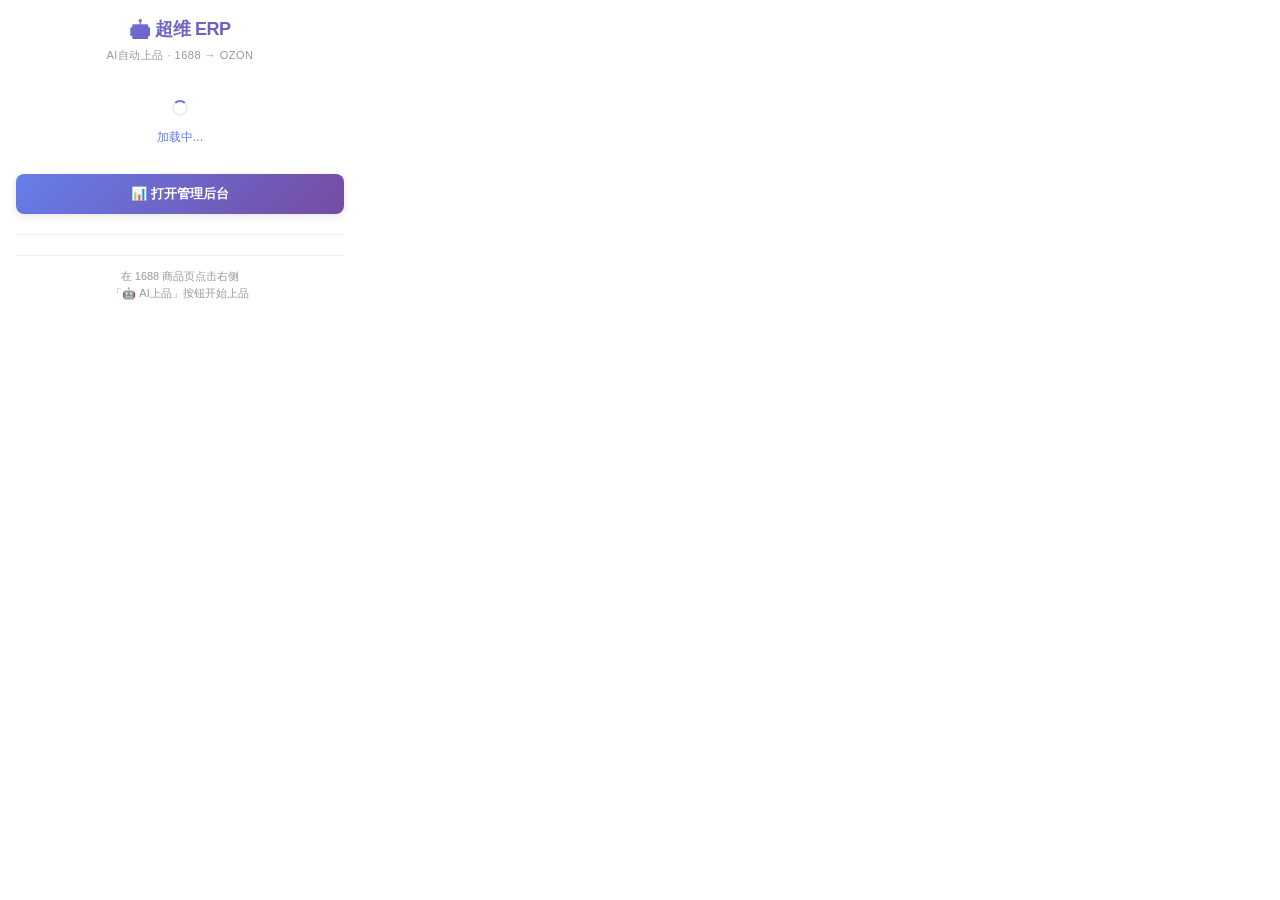
<file: popup.html>
<!DOCTYPE html>
<html lang="zh-CN">
<head>
  <meta charset="UTF-8" />
  <meta name="viewport" content="width=device-width, initial-scale=1.0" />
  <meta http-equiv="Content-Security-Policy" 
        content="default-src 'self'; 
                 style-src 'self' 'unsafe-inline';
                 script-src 'self';
                 img-src 'self' data:;" />
  <title>超维 ERP</title>
  <link rel="stylesheet" href="popup.css" />
</head>

<body>
  <div class="popup-container" role="main">

    <!-- Logo -->
    <div class="logo" aria-label="超维ERP">
      <h1>🤖 超维 ERP</h1>
      <p>AI自动上品 · 1688 → Ozon</p>
    </div>

    <!-- 加载中 -->
    <div 
      id="loadingState" 
      class="loading-state active"
      role="status"
      aria-live="polite"
      aria-label="正在加载">
      <div class="spinner" aria-hidden="true"></div>
      <span>加载中...</span>
    </div>

    <!-- 登录后显示 -->
    <div 
      id="userInfo" 
      class="user-info"
      role="region"
      aria-label="用户信息"
      aria-hidden="true">
      <div class="user-header">
        <span class="user-avatar" aria-hidden="true">👤</span>
        <div class="user-details">
          <div class="name">
            ✅ <span id="userName">用户</span>
          </div>
          <div 
            class="role" 
            id="userRole"
            aria-label="用户角色">
          </div>
        </div>
        <!-- 登出按钮 -->
        <button 
          id="logoutBtn"
          class="btn-logout"
          aria-label="退出登录"
          title="退出登录">
          🚪
        </button>
      </div>
    </div>

    <!-- 未登录显示 -->
    <div 
      id="notLogged" 
      class="not-logged"
      role="alert"
      aria-live="polite">
      <span aria-hidden="true">🔐</span>
      请先登录后使用
    </div>

    <!-- 错误提示 -->
    <div 
      id="errorAlert"
      class="alert alert-error"
      role="alert"
      aria-live="assertive">
    </div>

    <!-- 快速操作区域 -->
    <div class="quick-actions">
      <!-- 主按钮：打开管理后台 -->
      <button
        class="btn btn-primary"
        id="goWebsite"
        aria-label="打开超维ERP管理后台">
        📊 打开管理后台
      </button>

      <!-- 登录后才显示的功能按钮 -->
      <div 
        id="loggedActions" 
        class="action-buttons"
        style="display: none;">
        <button
          class="btn btn-secondary"
          id="go1688"
          aria-label="前往1688">
          🛒 去1688选品
        </button>
        <button
          class="btn btn-secondary"
          id="goHistory"
          aria-label="查看上品记录">
          📋 上品记录
        </button>
      </div>
    </div>

    <!-- 分隔线 -->
    <div class="divider" role="separator" aria-hidden="true"></div>

    <!-- 提示信息 -->
    <div 
      class="tip"
      role="note"
      aria-label="使用提示">
      在 1688 商品页点击右侧<br />
      「🤖 AI上品」按钮开始上品
    </div>

  </div>

  <!-- 脚本放在底部 -->
  <script src="popup.js"></script>
</body>
</html>
</file>
<file: popup.css>
/**
 * 超维 ERP - Popup弹窗样式 (改进版 v2.0)
 * 功能：高性能、完全可访问、响应式的弹窗UI
 * 特性：CSS变量、深色模式、reduce-motion、高对比度
 */

/* ============ CSS变量（设计系统） ============ */

:root {
  /* 颜色系统 */
  --popup-primary: #667eea;
  --popup-primary-dark: #764ba2;
  --popup-primary-light: #a78bfa;
  --popup-success: #52c41a;
  --popup-danger: #ff4d4f;
  --popup-warning: #faad14;
  --popup-info: #1677ff;
  
  /* 灰色系 */
  --popup-gray-50: #fafafa;
  --popup-gray-100: #f5f5f5;
  --popup-gray-200: #eeeeee;
  --popup-gray-300: #e0e0e0;
  --popup-gray-400: #bdbdbd;
  --popup-gray-500: #9e9e9e;
  --popup-gray-600: #757575;
  --popup-gray-700: #616161;
  --popup-gray-800: #424242;
  --popup-gray-900: #212121;

  /* 文本颜色 */
  --popup-text-primary: #333333;
  --popup-text-secondary: #666666;
  --popup-text-tertiary: #999999;
  --popup-text-disabled: #bbbbbb;
  --popup-text-inverse: #ffffff;

  /* 背景颜色 */
  --popup-bg-primary: #ffffff;
  --popup-bg-secondary: #fafafa;
  --popup-bg-tertiary: #f5f5f5;

  /* 边框颜色 */
  --popup-border-color: #f0f0f0;
  --popup-border-light: #e8e8e8;

  /* 间距系统 */
  --popup-spacing-xs: 4px;
  --popup-spacing-sm: 8px;
  --popup-spacing-md: 12px;
  --popup-spacing-lg: 16px;
  --popup-spacing-xl: 20px;
  --popup-spacing-2xl: 24px;

  /* 圆角系统 */
  --popup-radius-xs: 2px;
  --popup-radius-sm: 4px;
  --popup-radius-md: 6px;
  --popup-radius-lg: 8px;
  --popup-radius-xl: 12px;

  /* 阴影系统 */
  --popup-shadow-sm: 0 2px 8px rgba(0, 0, 0, 0.1);
  --popup-shadow-md: 0 4px 12px rgba(0, 0, 0, 0.15);
  --popup-shadow-lg: 0 8px 24px rgba(0, 0, 0, 0.15);

  /* 字体系统 */
  --popup-font-family: -apple-system, BlinkMacSystemFont, 'Segoe UI', 'Helvetica Neue', Arial, sans-serif;
  --popup-font-size-xs: 11px;
  --popup-font-size-sm: 12px;
  --popup-font-size-base: 13px;
  --popup-font-size-lg: 14px;
  --popup-font-size-xl: 16px;
  --popup-font-size-2xl: 18px;
  --popup-font-weight-normal: 400;
  --popup-font-weight-medium: 500;
  --popup-font-weight-semibold: 600;
  --popup-font-weight-bold: 700;

  /* 过渡系统 */
  --popup-transition-fast: 0.15s ease-in-out;
  --popup-transition-base: 0.3s ease-in-out;

  /* 容器宽度 */
  --popup-width: 320px;
  --popup-padding: 16px;
}

/* 深色模式 */
@media (prefers-color-scheme: dark) {
  :root {
    --popup-text-primary: #f0f0f0;
    --popup-text-secondary: #d0d0d0;
    --popup-text-tertiary: #888888;
    --popup-text-disabled: #666666;
    --popup-bg-primary: #1a1a1a;
    --popup-bg-secondary: #242424;
    --popup-bg-tertiary: #2a2a2a;
    --popup-border-color: rgba(255, 255, 255, 0.1);
    --popup-border-light: rgba(255, 255, 255, 0.08);
  }
}

/* 高对比度模式 */
@media (prefers-contrast: more) {
  :root {
    --popup-border-color: currentColor;
  }
}

/* ============ 全局重置 ============ */

*,
*::before,
*::after {
  box-sizing: border-box;
  margin: 0;
  padding: 0;
}

html,
body {
  width: 100%;
  min-height: 100vh;
  font-family: var(--popup-font-family);
  background: var(--popup-bg-primary);
  color: var(--popup-text-primary);
  line-height: 1.5;
  -webkit-font-smoothing: antialiased;
  -moz-osx-font-smoothing: grayscale;
}

/* 移除链接默认样式 */
a {
  color: inherit;
  text-decoration: none;
  transition: color var(--popup-transition-fast);
}

a:hover {
  text-decoration: underline;
}

/* 移除输入框默认样式 */
input,
button,
textarea,
select {
  font-family: inherit;
  font-size: inherit;
  color: inherit;
}

/* ============ 容器和布局 ============ */

.popup-container {
  width: var(--popup-width);
  padding: var(--popup-padding);
  display: flex;
  flex-direction: column;
  gap: var(--popup-spacing-md);
  min-height: 100vh;
  background: var(--popup-bg-primary);
}

/* ============ Logo 部分 ============ */

.logo {
  text-align: center;
  margin-bottom: var(--popup-spacing-sm);
}

.logo h1 {
  font-size: var(--popup-font-size-2xl);
  font-weight: var(--popup-font-weight-bold);
  background: linear-gradient(135deg, var(--popup-primary), var(--popup-primary-dark));
  -webkit-background-clip: text;
  -webkit-text-fill-color: transparent;
  background-clip: text;
  margin-bottom: var(--popup-spacing-xs);
  letter-spacing: -0.5px;
}

.logo p {
  font-size: var(--popup-font-size-xs);
  color: var(--popup-text-tertiary);
  letter-spacing: 0.5px;
  text-transform: uppercase;
  font-weight: var(--popup-font-weight-medium);
}

/* ============ 加载状态 ============ */

.loading-state {
  display: none;
  flex-direction: column;
  align-items: center;
  justify-content: center;
  gap: var(--popup-spacing-md);
  padding: var(--popup-spacing-lg) var(--popup-spacing-md);
  color: var(--popup-primary);
  font-size: var(--popup-font-size-sm);
  animation: popup-fade-in var(--popup-transition-base);
}

.loading-state.active {
  display: flex;
}

.spinner {
  width: 16px;
  height: 16px;
  border: 2px solid var(--popup-gray-200);
  border-top-color: var(--popup-primary);
  border-radius: 50%;
  animation: popup-spin 0.8s linear infinite;
  flex-shrink: 0;
}

@keyframes popup-spin {
  to {
    transform: rotate(360deg);
  }
}

@keyframes popup-fade-in {
  from {
    opacity: 0;
    transform: translateY(-4px);
  }
  to {
    opacity: 1;
    transform: translateY(0);
  }
}

/* ============ 用户信息卡片 ============ */

.user-info {
  display: none;
  flex-direction: column;
  gap: var(--popup-spacing-md);
  background: linear-gradient(135deg, #f6ffed 0%, #f0fff4 100%);
  border: 1px solid #b7eb8f;
  border-radius: var(--popup-radius-lg);
  padding: var(--popup-spacing-md);
  box-shadow: var(--popup-shadow-sm);
  animation: popup-fade-in var(--popup-transition-base);
}

.user-info.active {
  display: flex;
}

@media (prefers-color-scheme: dark) {
  .user-info {
    background: rgba(82, 196, 26, 0.08);
    border-color: rgba(82, 196, 26, 0.2);
  }
}

@media (prefers-contrast: more) {
  .user-info {
    border-width: 2px;
  }
}

/* 用户头部 */
.user-header {
  display: flex;
  align-items: flex-start;
  gap: var(--popup-spacing-md);
  justify-content: space-between;
}

.user-avatar {
  font-size: var(--popup-font-size-xl);
  flex-shrink: 0;
  line-height: 1;
  aria-hidden: true;
}

.user-details {
  flex: 1;
  min-width: 0;
  display: flex;
  flex-direction: column;
  gap: var(--popup-spacing-xs);
}

.user-name {
  font-weight: var(--popup-font-weight-semibold);
  color: var(--popup-success);
  font-size: var(--popup-font-size-base);
  word-break: break-word;
  line-height: 1.4;
}

.user-role {
  font-size: var(--popup-font-size-xs);
  color: var(--popup-text-tertiary);
}

.user-stores {
  font-size: var(--popup-font-size-xs);
  color: var(--popup-text-tertiary);
  display: flex;
  align-items: center;
  gap: var(--popup-spacing-xs);
}

.user-stores::before {
  content: '🏪';
}

/* 登出按钮 */
.btn-logout {
  background: none;
  border: none;
  cursor: pointer;
  font-size: var(--popup-font-size-lg);
  padding: var(--popup-spacing-xs);
  border-radius: var(--popup-radius-md);
  transition: all var(--popup-transition-fast);
  flex-shrink: 0;
  width: 32px;
  height: 32px;
  display: flex;
  align-items: center;
  justify-content: center;
  touch-action: manipulation;
  user-select: none;
}

.btn-logout:hover {
  background: rgba(255, 77, 79, 0.15);
  transform: scale(1.1);
}

.btn-logout:active {
  transform: scale(0.95);
}

.btn-logout:focus-visible {
  outline: 2px solid var(--popup-danger);
  outline-offset: 2px;
}

/* ============ 未登录提示 ============ */

.not-logged {
  display: none;
  text-align: center;
  color: var(--popup-text-tertiary);
  font-size: var(--popup-font-size-sm);
  padding: var(--popup-spacing-md);
  background: var(--popup-bg-secondary);
  border-radius: var(--popup-radius-lg);
  border: 1px dashed var(--popup-border-color);
  animation: popup-fade-in var(--popup-transition-base);
}

.not-logged.active {
  display: block;
}

@media (prefers-contrast: more) {
  .not-logged {
    border-style: solid;
    border-width: 2px;
  }
}

/* ============ 提示和错误 ============ */

.alert {
  padding: var(--popup-spacing-md);
  border-radius: var(--popup-radius-lg);
  font-size: var(--popup-font-size-sm);
  line-height: 1.6;
  display: none;
  animation: popup-fade-in var(--popup-transition-base);
  border: 1px solid;
  word-break: break-word;
}

.alert.active {
  display: block;
}

/* 错误样式 */
.alert-error {
  background: rgba(255, 77, 79, 0.1);
  color: var(--popup-danger);
  border-color: rgba(255, 77, 79, 0.3);
}

@media (prefers-color-scheme: dark) {
  .alert-error {
    background: rgba(255, 77, 79, 0.15);
    border-color: rgba(255, 77, 79, 0.3);
  }
}

/* 成功样式 */
.alert-success {
  background: rgba(82, 196, 26, 0.1);
  color: var(--popup-success);
  border-color: rgba(82, 196, 26, 0.3);
}

@media (prefers-color-scheme: dark) {
  .alert-success {
    background: rgba(82, 196, 26, 0.15);
    border-color: rgba(82, 196, 26, 0.3);
  }
}

/* 信息样式 */
.alert-info {
  background: rgba(22, 119, 255, 0.1);
  color: var(--popup-info);
  border-color: rgba(22, 119, 255, 0.3);
}

@media (prefers-color-scheme: dark) {
  .alert-info {
    background: rgba(22, 119, 255, 0.15);
    border-color: rgba(22, 119, 255, 0.3);
  }
}

/* 警告样式 */
.alert-warning {
  background: rgba(250, 173, 20, 0.1);
  color: var(--popup-warning);
  border-color: rgba(250, 173, 20, 0.3);
}

/* ============ 按钮样式 ============ */

.btn {
  display: inline-flex;
  align-items: center;
  justify-content: center;
  gap: var(--popup-spacing-sm);
  padding: 11px 12px;
  border: none;
  border-radius: var(--popup-radius-lg);
  cursor: pointer;
  font-size: var(--popup-font-size-base);
  font-weight: var(--popup-font-weight-semibold);
  transition: all var(--popup-transition-fast);
  text-decoration: none;
  white-space: nowrap;
  text-align: center;
  user-select: none;
  touch-action: manipulation;
  
  /* 防止双击缩放 */
  -webkit-appearance: none;
  appearance: none;
}

/* 按钮悬停状态 */
.btn:hover:not(:disabled) {
  transform: translateY(-2px);
  box-shadow: var(--popup-shadow-md);
}

/* 按钮按下状态 */
.btn:active:not(:disabled) {
  transform: translateY(0);
}

/* 禁用状态 */
.btn:disabled {
  opacity: 0.5;
  cursor: not-allowed;
  transform: none;
}

/* 焦点状态 */
.btn:focus-visible {
  outline: 2px solid;
  outline-offset: 2px;
}

/* 主按钮 */
.btn-primary {
  background: linear-gradient(135deg, var(--popup-primary), var(--popup-primary-dark));
  color: var(--popup-text-inverse);
  width: 100%;
  box-shadow: var(--popup-shadow-sm);
}

.btn-primary:focus-visible {
  outline-color: var(--popup-primary);
}

.btn-primary:hover:not(:disabled) {
  box-shadow: var(--popup-shadow-lg);
}

/* 次级按钮 */
.btn-secondary {
  background: var(--popup-bg-secondary);
  color: var(--popup-text-primary);
  border: 1px solid var(--popup-border-color);
  flex: 1;
}

.btn-secondary:hover:not(:disabled) {
  background: var(--popup-gray-200);
  border-color: var(--popup-gray-300);
}

.btn-secondary:focus-visible {
  outline-color: var(--popup-primary);
}

@media (prefers-color-scheme: dark) {
  .btn-secondary {
    background: rgba(255, 255, 255, 0.1);
    color: var(--popup-text-primary);
    border-color: var(--popup-border-color);
  }

  .btn-secondary:hover:not(:disabled) {
    background: rgba(255, 255, 255, 0.15);
  }
}

/* 按钮组 */
.btn-group {
  display: flex;
  gap: var(--popup-spacing-sm);
}

.btn-group .btn {
  flex: 1;
}

/* ============ 快速操作 ============ */

.quick-actions {
  display: flex;
  flex-direction: column;
  gap: var(--popup-spacing-md);
}

.action-buttons {
  display: flex;
  gap: var(--popup-spacing-sm);
}

/* ============ 分隔线 ============ */

.divider {
  height: 1px;
  background: var(--popup-border-color);
  margin: var(--popup-spacing-sm) 0;
}

/* ============ 提示文字 ============ */

.tip {
  font-size: var(--popup-font-size-xs);
  color: var(--popup-text-tertiary);
  text-align: center;
  line-height: 1.6;
  padding-top: var(--popup-spacing-md);
  border-top: 1px solid var(--popup-border-color);
}

/* ============ 标签 ============ */

.tag {
  display: inline-flex;
  align-items: center;
  justify-content: center;
  gap: var(--popup-spacing-xs);
  padding: 3px 10px;
  border-radius: 20px;
  font-size: var(--popup-font-size-xs);
  font-weight: var(--popup-font-weight-medium);
  border: 1px solid;
  white-space: nowrap;
}

/* 管理员标签 */
.tag-admin {
  background: rgba(250, 140, 22, 0.1);
  color: #fa8c16;
  border-color: rgba(250, 140, 22, 0.3);
}

@media (prefers-color-scheme: dark) {
  .tag-admin {
    background: rgba(250, 140, 22, 0.15);
  }
}

/* 普通用户标签 */
.tag-user {
  background: rgba(102, 126, 234, 0.1);
  color: var(--popup-primary);
  border-color: rgba(102, 126, 234, 0.3);
}

@media (prefers-color-scheme: dark) {
  .tag-user {
    background: rgba(102, 126, 234, 0.15);
  }
}

/* ============ 文本工具 ============ */

.text-center {
  text-align: center;
}

.text-muted {
  color: var(--popup-text-tertiary);
}

.text-small {
  font-size: var(--popup-font-size-xs);
}

.font-bold {
  font-weight: var(--popup-font-weight-bold);
}

.font-semibold {
  font-weight: var(--popup-font-weight-semibold);
}

/* 间距工具 */
.mt-xs { margin-top: var(--popup-spacing-xs); }
.mt-sm { margin-top: var(--popup-spacing-sm); }
.mt-md { margin-top: var(--popup-spacing-md); }
.mt-lg { margin-top: var(--popup-spacing-lg); }

.mb-xs { margin-bottom: var(--popup-spacing-xs); }
.mb-sm { margin-bottom: var(--popup-spacing-sm); }
.mb-md { margin-bottom: var(--popup-spacing-md); }
.mb-lg { margin-bottom: var(--popup-spacing-lg); }

.mb-0 { margin-bottom: 0; }
.mt-0 { margin-top: 0; }

/* 隐藏/显示 */
.hidden {
  display: none !important;
}

.visible {
  display: block !important;
}

/* ============ 可访问性 ============ */

/* 屏幕阅读器仅可见 */
.sr-only {
  position: absolute;
  width: 1px;
  height: 1px;
  padding: 0;
  margin: -1px;
  overflow: hidden;
  clip: rect(0, 0, 0, 0);
  white-space: nowrap;
  border-width: 0;
}

.sr-only-focusable:focus {
  position: static;
  width: auto;
  height: auto;
  overflow: visible;
  clip: auto;
}

/* 焦点可见 - 全局 */
:focus-visible {
  outline: 2px solid var(--popup-primary);
  outline-offset: 2px;
}

/* 高对比度模式支持 */
@media (prefers-contrast: more) {
  .btn {
    border: 2px solid currentColor;
  }

  .alert {
    border-width: 2px;
  }

  .tag {
    border-width: 2px;
  }
}

/* 减少运动 */
@media (prefers-reduced-motion: reduce) {
  *,
  *::before,
  *::after {
    animation-duration: 0.01ms !important;
    animation-iteration-count: 1 !important;
    transition-duration: 0.01ms !important;
    scroll-behavior: auto !important;
  }
}

/* ============ 响应式设计 ============ */

/* 小屏幕 */
@media (max-height: 500px) {
  .popup-container {
    padding: var(--popup-spacing-sm);
    gap: var(--popup-spacing-sm);
  }

  .logo {
    margin-bottom: var(--popup-spacing-xs);
  }

  .logo p {
    font-size: 10px;
  }

  .alert {
    padding: var(--popup-spacing-sm);
  }
}

/* 超小屏幕 */
@media (max-height: 400px) {
  .logo p {
    display: none;
  }

  .tip {
    display: none;
  }
}

/* 大屏幕 */
@media (min-width: 400px) {
  .popup-container {
    width: 360px;
  }
}

/* ============ 打印样式 ============ */

@media print {
  .popup-container {
    display: none;
  }

  .btn,
  .btn-logout {
    display: none;
  }
}

/* ============ 浏览器兼容性 ============ */

/* Firefox 焦点环 */
.btn::-moz-focus-inner {
  border: 0;
  padding: 0;
}

/* Safari 触摸高亮 */
.btn,
.btn-logout {
  -webkit-tap-highlight-color: transparent;
}

/* iOS 输入框缩放 */
input,
textarea,
select {
  font-size: 16px;
}

/* ============ 动画和过渡 ============ */

/* 淡入动画 */
@keyframes popup-fade-in {
  from {
    opacity: 0;
    transform: translateY(-4px);
  }
  to {
    opacity: 1;
    transform: translateY(0);
  }
}

@keyframes popup-fade-out {
  from {
    opacity: 1;
  }
  to {
    opacity: 0;
  }
}

/* ============ 主题支持 ============ */

/* 浅色模式显式 */
@media (prefers-color-scheme: light) {
  :root {
    --popup-bg-primary: #ffffff;
    --popup-text-primary: #333333;
  }
}

/* ============ 纵向手机布局 */

@media (orientation: portrait) and (max-height: 600px) {
  .popup-container {
    min-height: auto;
  }
}

/* ============ 横向手机布局 */

@media (orientation: landscape) and (max-height: 500px) {
  .popup-container {
    padding: var(--popup-spacing-sm);
  }

  .logo h1 {
    font-size: var(--popup-font-size-lg);
  }

  .logo p {
    display: none;
  }
}

/* ============ 文本选择 ============ */

.popup-container {
  -webkit-user-select: none;
  user-select: none;
}

.popup-container input,
.popup-container button,
.popup-container textarea {
  -webkit-user-select: text;
  user-select: text;
}

/* ============ 开发工具 ============ */

/* 调试网格（注释掉以禁用） */
/*
.popup-container {
  background-image:
    linear-gradient(90deg, rgba(0,0,0,.05) 1px, transparent 1px),
    linear-gradient(rgba(0,0,0,.05) 1px, transparent 1px);
  background-size: 8px 8px;
}
*/
</file>
